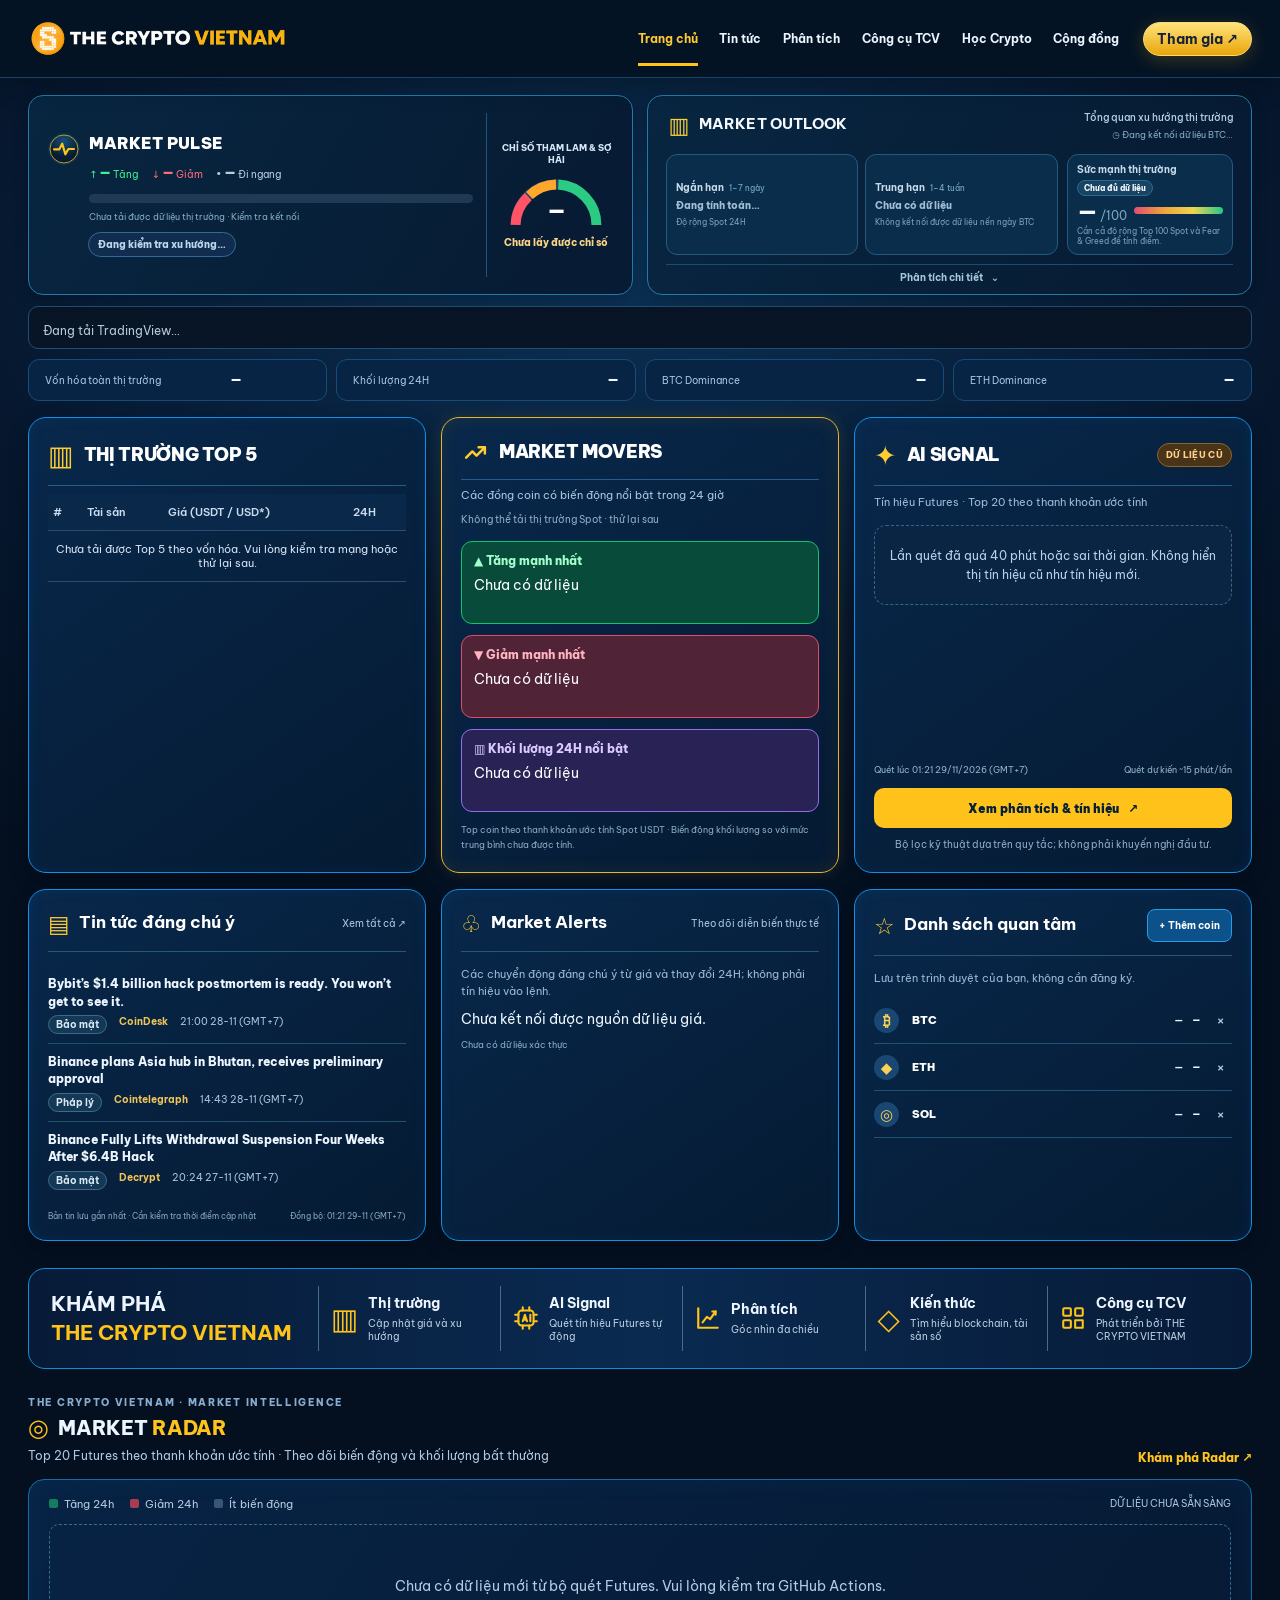
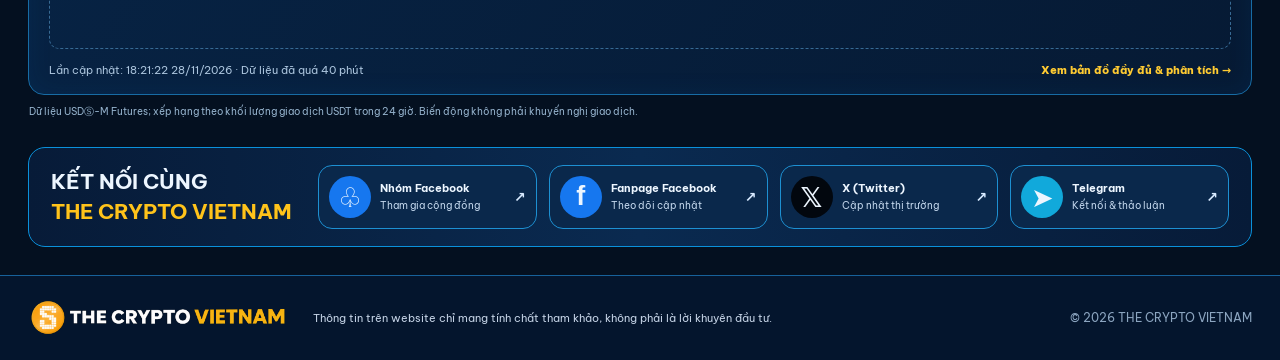
<file: index.html>
<!doctype html><html lang="vi"><head><meta charset="utf-8"><meta name="viewport" content="width=device-width,initial-scale=1"><meta name="theme-color" content="#06152b"><meta name="description" content="THE CRYPTO VIETNAM – Bảng điều khiển thị trường tài sản số: Market Pulse, Top 5, Market Movers, AI Signal, Market Radar."><title>THE CRYPTO VIETNAM | Crypto Market Dashboard</title><link rel="icon" href="logo.png"><link rel="preconnect" href="https://fonts.googleapis.com"><link rel="preconnect" href="https://fonts.gstatic.com" crossorigin><link href="https://fonts.googleapis.com/css2?family=Be+Vietnam+Pro:wght@400;500;600;700;800;900&display=swap" rel="stylesheet"><link rel="stylesheet" href="style.css"><link rel="stylesheet" href="dashboard.css"></head><body class="dashboard-home">
<header class="site-header"><div class="shell header-inner"><a class="brand" href="#trang-chu" aria-label="THE CRYPTO VIETNAM"><img src="logo.png" alt="Logo THE CRYPTO VIETNAM"></a><button class="menu-toggle" aria-expanded="false" aria-controls="nav">☰ <span class="sr-only">Mở menu</span></button><nav id="nav" class="nav" aria-label="Điều hướng chính"><a class="active" href="#trang-chu">Trang chủ</a><a href="tin-tuc.html">Tin tức</a><a href="phan-tich.html">Phân tích</a><a href="tien-ich.html">Công cụ TCV</a><a href="kien-thuc.html">Học Crypto</a><a href="#cong-dong">Cộng đồng</a></nav><a class="header-join" href="https://www.facebook.com/groups/thecryptovietnam" target="_blank" rel="noopener noreferrer">Tham gia ↗</a></div></header>
<main id="trang-chu">
<div class="shell tcv-dual-tools" aria-label="TCV Market Pulse và TCV Market Outlook">
<section class="dash-hero" aria-label="Trạng thái thị trường">
  <div class="dash-hero-pulse"><div class="strip-heading tcv-pulse" aria-label="TCV Market Pulse - độ rộng thị trường Top 100 Spot">
  <span class="tcv-pulse-icon" aria-hidden="true"><svg viewBox="0 0 48 48" fill="none" xmlns="http://www.w3.org/2000/svg"><circle cx="24" cy="24" r="21" fill="url(#pulseBg)" stroke="#d3a225" stroke-width="1.4"/><path d="M9 24.5h8l4.3-8.5 4.8 16 4.4-8h8.5" stroke="#ffc31a" stroke-width="3.2" stroke-linecap="round" stroke-linejoin="round"/><defs><radialGradient id="pulseBg" cx="0" cy="0" r="1" gradientUnits="userSpaceOnUse" gradientTransform="translate(24 12) rotate(90) scale(25)"><stop stop-color="#154f7a"/><stop offset="1" stop-color="#071b31"/></radialGradient></defs></svg></span>
  <div class="tcv-pulse-content">
    <div class="tcv-pulse-name">MARKET PULSE</div>
    
    <div class="tcv-pulse-numbers" aria-live="polite">
      <span class="tcv-pulse-up">↑ <b id="tcv-pulse-up">—</b> Tăng</span>
      <span class="tcv-pulse-down">↓ <b id="tcv-pulse-down">—</b> Giảm</span>
      <span class="tcv-pulse-flat">• <b id="tcv-pulse-flat">—</b> Đi ngang</span>
    </div>
    <div class="tcv-pulse-bar" role="img" aria-label="Chưa có dữ liệu độ rộng thị trường" id="tcv-pulse-bar"><i id="tcv-pulse-up-bar"></i><i id="tcv-pulse-down-bar"></i><i id="tcv-pulse-flat-bar"></i></div>
    <span id="tcv-pulse-status" class="tcv-pulse-status" role="status">Đang tải dữ liệu…</span>
  </div>
</div><div class="dash-market-feel" id="dash-market-feel">Đang kiểm tra xu hướng…</div></div>
  <div class="dash-fng"><span class="dash-kicker">CHỈ SỐ THAM LAM &amp; SỢ HÃI</span><div class="dash-gauge"><svg viewBox="0 0 180 100" role="img" aria-label="Thang đo Fear and Greed"><path d="M 20 88 A 70 70 0 0 1 160 88" fill="none" stroke="#29425f" stroke-width="17"/><path d="M 20 88 A 70 70 0 0 1 42 39" fill="none" stroke="#ff5466" stroke-width="17"/><path d="M 44 37 A 70 70 0 0 1 90 18" fill="none" stroke="#ffa72c" stroke-width="17"/><path d="M 94 18 A 70 70 0 0 1 160 88" fill="none" stroke="#2bcb83" stroke-width="17"/></svg><div class="dash-gauge-value" id="dash-fng-value">—</div></div><span id="dash-fng-label" class="dash-fng-label">Đang tải chỉ số</span></div>
  
</section>

<section class="outlook outlook-compact" id="tcv-market-outlook" aria-label="TCV Market Outlook">
  <div class="outlook-header">
    <div class="outlook-heading"><span class="outlook-brand-icon" aria-hidden="true">▥</span><div><h2>MARKET OUTLOOK</h2></div></div>
    <div class="outlook-meta"><span class="outlook-meta-label">Tổng quan xu hướng thị trường</span><span class="outlook-updated" id="outlook-updated" role="status">Đang cập nhật dữ liệu…</span></div>
  </div>
  <div class="outlook-primary">
    <div class="outlook-directions">
      <div class="outlook-trend"><div class="outlook-trend-copy"><span class="outlook-horizon">Ngắn hạn <small>1–7 ngày</small></span><strong id="outlook-short" class="outlook-wait">Đang tính toán…</strong><small id="outlook-short-context">Độ rộng Spot 24H</small></div><svg id="outlook-spark-short" class="outlook-spark" viewBox="0 0 180 75" aria-label="Biểu đồ 7 ngày BTC" role="img"><path d="M5 56 L175 56" stroke="#315675" stroke-dasharray="3 5" fill="none" /></svg></div>
      <div class="outlook-trend"><div class="outlook-trend-copy"><span class="outlook-horizon">Trung hạn <small>1–4 tuần</small></span><strong id="outlook-medium" class="outlook-wait">Đang tính toán…</strong><small id="outlook-medium-context">SMA 7/21 · BTC 21 ngày</small></div><svg id="outlook-spark-medium" class="outlook-spark" viewBox="0 0 180 75" aria-label="Biểu đồ 30 ngày BTC" role="img"><path d="M5 56 L175 56" stroke="#315675" stroke-dasharray="3 5" fill="none" /></svg></div>
    </div>
    <div class="outlook-strength"><div class="outlook-strength-head"><h3>Sức mạnh thị trường</h3><div id="outlook-score-label" class="outlook-score-label">Chưa đủ dữ liệu</div></div><div class="outlook-strength-meter"><div class="outlook-score-reading"><strong id="outlook-score">—</strong><span>/100</span></div><div class="outlook-score-track" aria-hidden="true"><i></i></div></div><p id="outlook-score-description">Độ rộng Top 100 Spot kết hợp Fear &amp; Greed.</p></div>
  </div>
  <details class="outlook-details">
    <summary>Phân tích chi tiết <span aria-hidden="true">⌄</span></summary>
    <div class="outlook-insights">
      <div class="outlook-insight"><h3>Nhận định nhanh</h3><p id="outlook-commentary">Đang kiểm tra dữ liệu thị trường để tạo nhận định dựa trên quy tắc định sẵn.</p><small>Đánh giá định lượng, không phải dự đoán giá.</small></div>
      <div class="outlook-insight"><h3>Biên độ BTC tham khảo</h3><div class="outlook-scenario outlook-up"><span>Đỉnh 20 phiên gần nhất</span><strong id="outlook-high">—</strong></div><div class="outlook-scenario outlook-down"><span>Đáy 20 phiên gần nhất</span><strong id="outlook-low">—</strong></div><small>Các mốc cao/thấp lịch sử; không phải mục tiêu hay dự báo.</small></div>
    </div>
    <p class="outlook-note">Nguồn: Binance Spot (giá &amp; nến ngày), Alternative.me (Fear &amp; Greed). Chỉ để tham khảo, không phải khuyến nghị đầu tư.</p>
  </details>
</section>
</div><!-- /tcv-dual-tools -->
<section class="shell tcv-tradingview-ticker" aria-label="Thanh giá coin TradingView chạy ngang từ phải sang trái">
  <div class="tcv-tradingview-frame">
    <tv-ticker-tape id="tcv-tv-ticker"
      symbols="BINANCE:BTCUSDT,BINANCE:ETHUSDT,BINANCE:BNBUSDT,BINANCE:SOLUSDT,BINANCE:XRPUSDT,BINANCE:DOGEUSDT,BINANCE:ADAUSDT,BINANCE:AVAXUSDT,BINANCE:LINKUSDT,BINANCE:TRXUSDT,BINANCE:DOTUSDT,BINANCE:LTCUSDT,BINANCE:BCHUSDT,BINANCE:SUIUSDT,BINANCE:APTUSDT,BINANCE:NEARUSDT,BINANCE:UNIUSDT,BINANCE:ATOMUSDT,BINANCE:ETCUSDT,BINANCE:FILUSDT"
      direction="horizontal"
      item-size="compact"
      theme="dark"
      style="display:block;width:100%;min-height:0;height:48px">
      <span class="tcv-tv-loading" id="tcv-tv-loading">Đang tải TradingView…</span>
    </tv-ticker-tape>
    <div class="tcv-tv-no-links" aria-hidden="true"></div>
  </div>
</section>
<script type="module" src="https://widgets.tradingview-widget.com/w/en/tv-ticker-tape.js" onerror="window.tcvTVFailed?.()"></script>
<script src="tcv-tradingview-status.js" defer></script>
<section class="shell dash-stats" aria-label="Số liệu tổng quan thị trường"><span id="updated" class="sr-only">Đang cập nhật…</span><div><span>Vốn hóa toàn thị trường</span><strong id="market-cap">—</strong><small id="market-change"></small></div><div><span>Khối lượng 24H</span><strong id="market-volume">—</strong></div><div><span>BTC Dominance</span><strong id="btc-dom">—</strong></div><div><span>ETH Dominance</span><strong id="eth-dom">—</strong></div></section>
<section class="shell dash-main-grid" aria-label="Bảng điều khiển thị trường">
<article class="panel market-panel dash-card"><div class="panel-title"><span class="title-icon">▥</span><h2>THỊ TRƯỜNG TOP 5</h2></div><div class="table-wrap"><table><thead><tr><th>#</th><th>Tài sản</th><th>Giá (USDT / USD*)</th><th>24H</th></tr></thead><tbody id="coin-rows"><tr><td colspan="4" class="loading">Đang tải dữ liệu thị trường…</td></tr></tbody></table></div><div class="panel-bottom"><small id="live-status" role="status" aria-live="polite">Binance: đang kết nối…</small></div></article>
<article class="panel dash-card dash-movers" id="tcv-market-movers"><div class="panel-title"><span class="title-icon tcv-movers-icon" aria-hidden="true"><svg viewBox="0 0 24 24" width="25" height="25" fill="none" stroke="currentColor" stroke-width="2.4" stroke-linecap="round" stroke-linejoin="round" focusable="false"><polyline points="3 17 9 11 13 15 21 7"/><polyline points="15 7 21 7 21 13"/></svg></span><h2>MARKET MOVERS</h2></div><p class="dash-subtitle">Các đồng coin có biến động nổi bật trong 24 giờ</p><div id="dash-movers-status" class="dash-card-status" role="status">Đang tải dữ liệu Spot…</div><div class="dash-mover-block dash-mover-up"><h3>▲ Tăng mạnh nhất</h3><div id="dash-movers-up" class="dash-mover-entries">Đang tải…</div></div><div class="dash-mover-block dash-mover-down"><h3>▼ Giảm mạnh nhất</h3><div id="dash-movers-down" class="dash-mover-entries">Đang tải…</div></div><div class="dash-mover-block dash-mover-volume"><h3>▥ Khối lượng 24H nổi bật</h3><div id="dash-movers-volume" class="dash-mover-entries">Đang tải…</div></div><p class="dash-method">Top coin theo thanh khoản ước tính Spot USDT · Biến động khối lượng so với mức trung bình chưa được tính.</p></article>
<article class="panel topics-panel tcv-mini dash-card" id="tcv-ai-signal" aria-label="Tín hiệu Futures TCV AI Signal">
  <div class="panel-title tcv-mini-title"><span class="title-icon">✦</span><h2>AI SIGNAL</h2><span id="mini-state" class="mini-state" role="status">ĐANG KIỂM TRA</span></div>
  <p class="mini-intro">Tín hiệu Futures · Top 20 theo thanh khoản ước tính</p>
  <div id="mini-signals" class="mini-signals" aria-live="polite"><div class="mini-placeholder">Đang kiểm tra dữ liệu từ lần quét gần nhất…</div></div>
  <div class="mini-footer"><span id="mini-updated">Chưa có dữ liệu xác thực</span><span class="mini-interval">Quét dự kiến ~15 phút/lần</span></div>
  <a class="mini-link" href="ai-signal/">Xem phân tích &amp; tín hiệu <span aria-hidden="true">↗</span></a>
  <p class="mini-risk">Bộ lọc kỹ thuật dựa trên quy tắc; không phải khuyến nghị đầu tư.</p>
</article>
</section>
<section class="shell dash-secondary-grid" aria-label="Thông tin hữu ích">
 <article class="dash-card dash-bottom-card tcv-news-card" id="tin-tuc">
  <div class="dash-bottom-head"><h2><span aria-hidden="true">▤</span> Tin tức đáng chú ý</h2><a href="tin-tuc.html">Xem tất cả ↗</a></div>
  <div class="tcv-news-list" data-tcv-news-list data-limit="3" aria-live="polite"><p class="tcv-news-empty">Đang tải bản tin mới…</p></div>
  <div class="tcv-news-footer"><small data-tcv-news-status>Tin chọn lọc từ RSS</small><small data-tcv-news-updated></small></div>
</article>
 <article class="dash-card dash-bottom-card" id="tcv-market-alerts"><div class="dash-bottom-head"><h2><span>♧</span> Market Alerts</h2><small>Theo dõi diễn biến thực tế</small></div><p class="dash-alert-intro">Các chuyển động đáng chú ý từ giá và thay đổi 24H; không phải tín hiệu vào lệnh.</p><div id="dash-alert-list" class="dash-alert-list" role="status"><p>Đang kiểm tra biến động thị trường…</p></div><small class="dash-card-foot" id="dash-alert-update">Chưa có dữ liệu xác thực</small></article>
 <article class="dash-card dash-bottom-card" id="tcv-watchlist"><div class="dash-bottom-head"><h2><span>☆</span> Danh sách quan tâm</h2><button type="button" id="dash-watch-add" class="dash-add">+ Thêm coin</button></div><p class="dash-watch-tip">Lưu trên trình duyệt của bạn, không cần đăng ký.</p><div id="dash-watch-list" class="dash-watch-list"><p>Đang tải giá…</p></div><div class="dash-watch-select" id="dash-watch-select" hidden><label for="dash-watch-symbol">Chọn coin</label><select id="dash-watch-symbol"><option value="BTC">BTC</option><option value="ETH">ETH</option><option value="SOL">SOL</option><option value="BNB">BNB</option><option value="XRP">XRP</option><option value="ADA">ADA</option><option value="DOGE">DOGE</option><option value="LINK">LINK</option><option value="AVAX">AVAX</option><option value="TRX">TRX</option></select><button type="button" id="dash-watch-save">Lưu</button></div></article>
</section>
<section class="shell explore" id="kien-thuc"><h2>KHÁM PHÁ <span>THE CRYPTO VIETNAM</span></h2><div class="explore-links"><a href="thi-truong.html"><span>▥</span><div><strong>Thị trường</strong><small>Cập nhật giá và xu hướng</small></div></a><a href="ai-signal/"><span aria-hidden="true"><svg xmlns="http://www.w3.org/2000/svg" width="26" height="26" viewBox="0 0 24 24" fill="none" stroke="currentColor" stroke-width="1.9" stroke-linecap="round" stroke-linejoin="round" style="display:block"><rect x="5" y="5" width="14" height="14" rx="3"/><path d="M9 2v3m6-3v3M9 19v3m6-3v3M2 9h3m-3 6h3m14-6h3m-3 6h3"/><path d="m9 15 2-6 2 6m-3.4-1.5h2.8M16 9v6"/></svg></span><div><strong>AI Signal</strong><small>Quét tín hiệu Futures tự động</small></div></a><a href="phan-tich.html"><span aria-hidden="true"><svg xmlns="http://www.w3.org/2000/svg" width="26" height="26" viewBox="0 0 24 24" fill="none" stroke="currentColor" stroke-width="2" stroke-linecap="round" stroke-linejoin="round" style="display:block"><path d="M3 3v18h18"/><path d="m7 16 4-5 3 2 5-7"/><path d="M16 6h3v3"/></svg></span><div><strong>Phân tích</strong><small>Góc nhìn đa chiều</small></div></a><a href="kien-thuc.html"><span>◇</span><div><strong>Kiến thức</strong><small>Tìm hiểu blockchain, tài sản số</small></div></a><a href="tien-ich.html"><span aria-hidden="true"><svg xmlns="http://www.w3.org/2000/svg" width="26" height="26" viewBox="0 0 24 24" fill="none" stroke="currentColor" stroke-width="1.9" stroke-linecap="round" stroke-linejoin="round" style="display:block"><rect x="3" y="3" width="7" height="7" rx="1"/><rect x="14" y="3" width="7" height="7" rx="1"/><rect x="3" y="14" width="7" height="7" rx="1"/><path d="M14 14h7v7h-7z"/></svg></span><div><strong>Công cụ TCV</strong><small>Phát triển bởi THE CRYPTO VIETNAM</small></div></a></div></section><section class="shell radar-section" id="tcv-market-radar" aria-labelledby="radar-title">
  <div class="radar-heading"><div><div class="radar-eyebrow">THE CRYPTO VIETNAM · MARKET INTELLIGENCE</div><h2 id="radar-title"><span class="radar-symbol" aria-hidden="true">◎</span> MARKET <span>RADAR</span></h2><p>Top 20 Futures theo thanh khoản ước tính · Theo dõi biến động và khối lượng bất thường</p></div><a class="radar-view-link" href="market-radar/">Khám phá Radar <span aria-hidden="true">↗</span></a></div>
  <div class="radar-container">
    <div class="radar-toolbar"><div class="radar-legend"><span><i class="radar-dot radar-dot-up"></i> Tăng 24h</span><span><i class="radar-dot radar-dot-down"></i> Giảm 24h</span><span><i class="radar-dot radar-dot-flat"></i> Ít biến động</span></div><span id="radar-home-status" class="radar-status" role="status">Đang kiểm tra dữ liệu…</span></div>
    <div class="radar-grid" id="radar-home-grid" aria-live="polite"><div class="radar-empty">Chưa có dữ liệu Radar được xác thực.</div></div>
    <div class="radar-bottom"><span id="radar-home-updated">Chờ lần quét Futures đầu tiên · Lịch quét khoảng 15 phút</span><a href="market-radar/">Xem bản đồ đầy đủ &amp; phân tích <span aria-hidden="true">→</span></a></div>
  </div>
  <p class="radar-disclaimer">Dữ liệu USDⓈ-M Futures; xếp hạng theo khối lượng giao dịch USDT trong 24 giờ. Biến động không phải khuyến nghị giao dịch.</p>
</section><section class="shell socials" id="cong-dong"><h2>KẾT NỐI CÙNG <span>THE CRYPTO VIETNAM</span></h2><div class="social-grid"><a href="https://www.facebook.com/groups/thecryptovietnam" target="_blank" rel="noopener noreferrer"><span class="social-icon">♧</span><div><strong>Nhóm Facebook</strong><small>Tham gia cộng đồng</small></div><b>↗</b></a><a href="https://www.facebook.com/thecryptovietnam" target="_blank" rel="noopener noreferrer"><span class="social-icon facebook">f</span><div><strong>Fanpage Facebook</strong><small>Theo dõi cập nhật</small></div><b>↗</b></a><a href="https://x.com/thecryptovn" target="_blank" rel="noopener noreferrer"><span class="social-icon x">𝕏</span><div><strong>X (Twitter)</strong><small>Cập nhật thị trường</small></div><b>↗</b></a><a href="https://t.me/thecryptovietnam" target="_blank" rel="noopener noreferrer"><span class="social-icon telegram">➤</span><div><strong>Telegram</strong><small>Kết nối & thảo luận</small></div><b>↗</b></a></div></section></main>
<footer class="footer"><div class="shell footer-inner"><img src="logo.png" alt="THE CRYPTO VIETNAM"><p>Thông tin trên website chỉ mang tính chất tham khảo, không phải là lời khuyên đầu tư.</p><small>© <span id="year"></span> THE CRYPTO VIETNAM</small></div></footer><script src="app.js" defer></script><script src="live-prices.js" defer></script><script src="tcv-market-pulse.js" defer></script><script src="tcv-mini-signal.js" defer></script><script src="market-radar/radar.js" defer></script><script src="dashboard.js" defer></script><script src="news/news.js" defer></script><script src="market-outlook.js" defer></script></body></html>
</file>
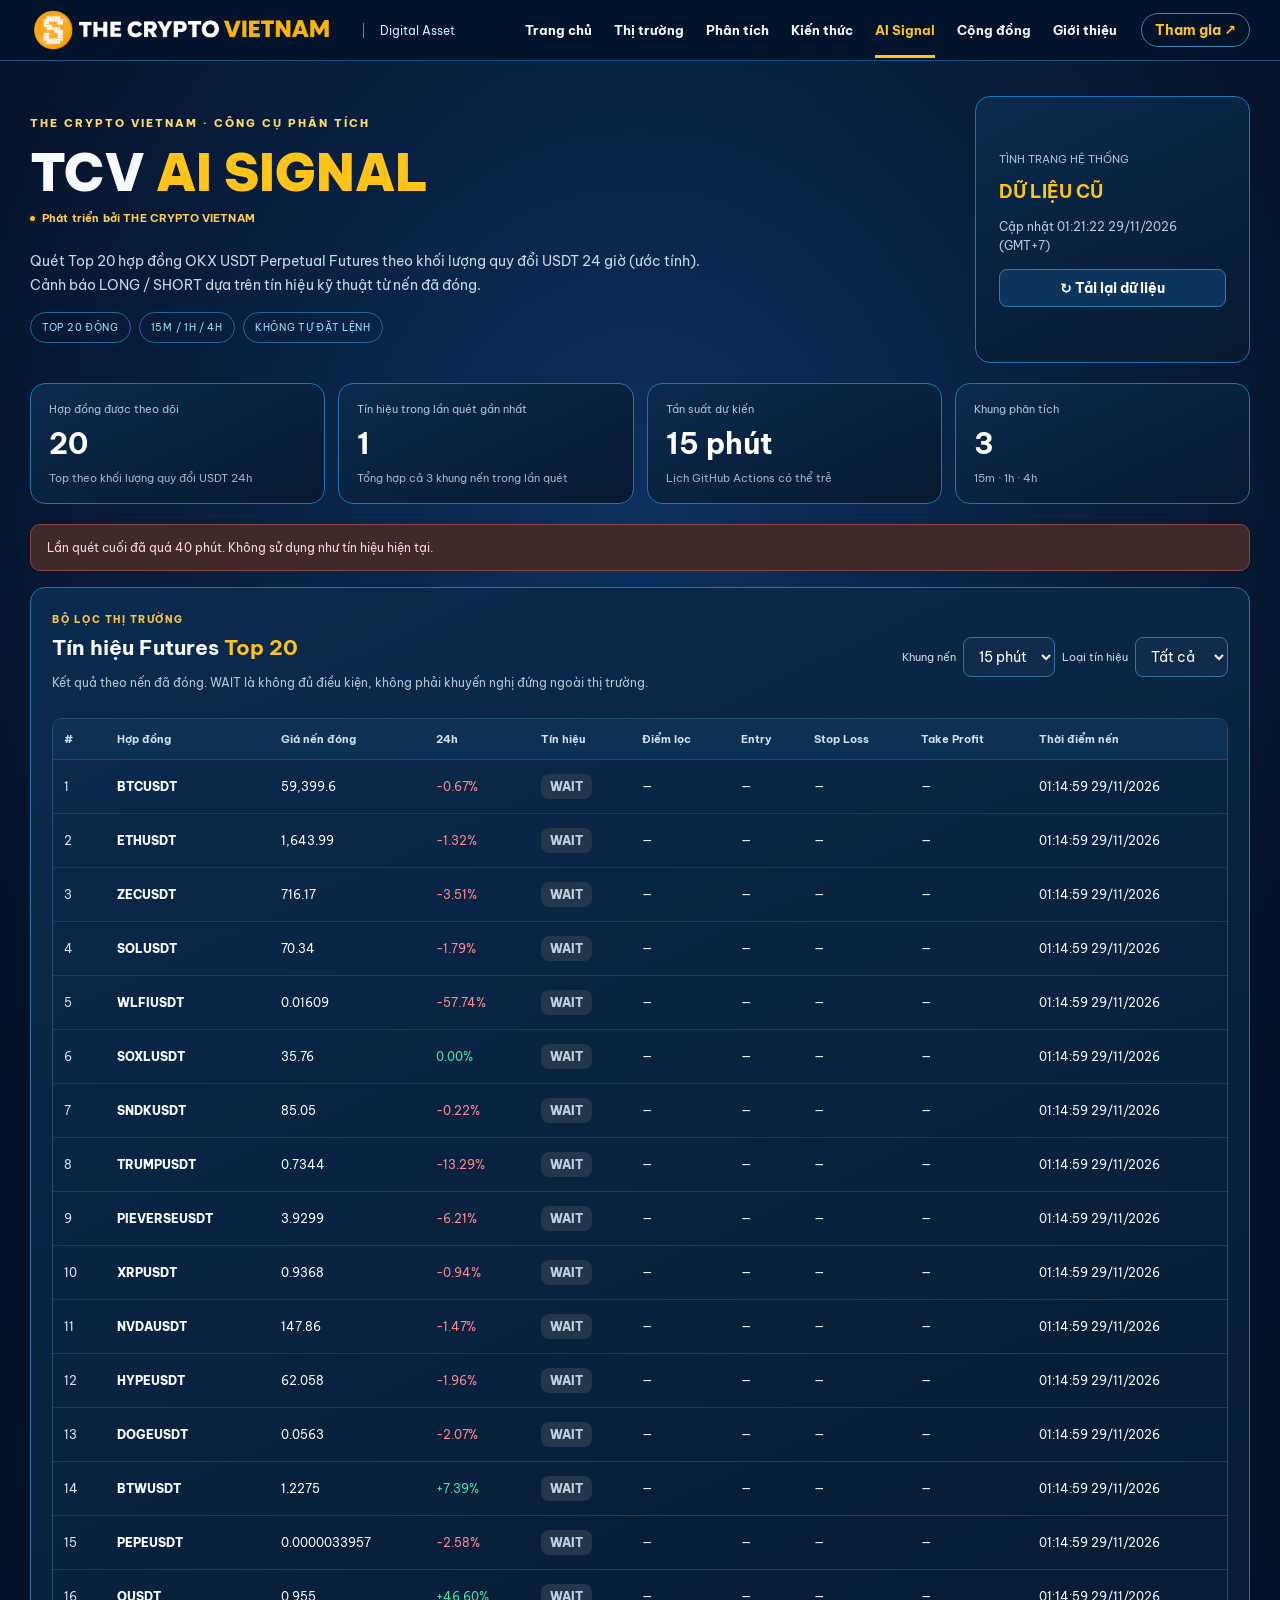
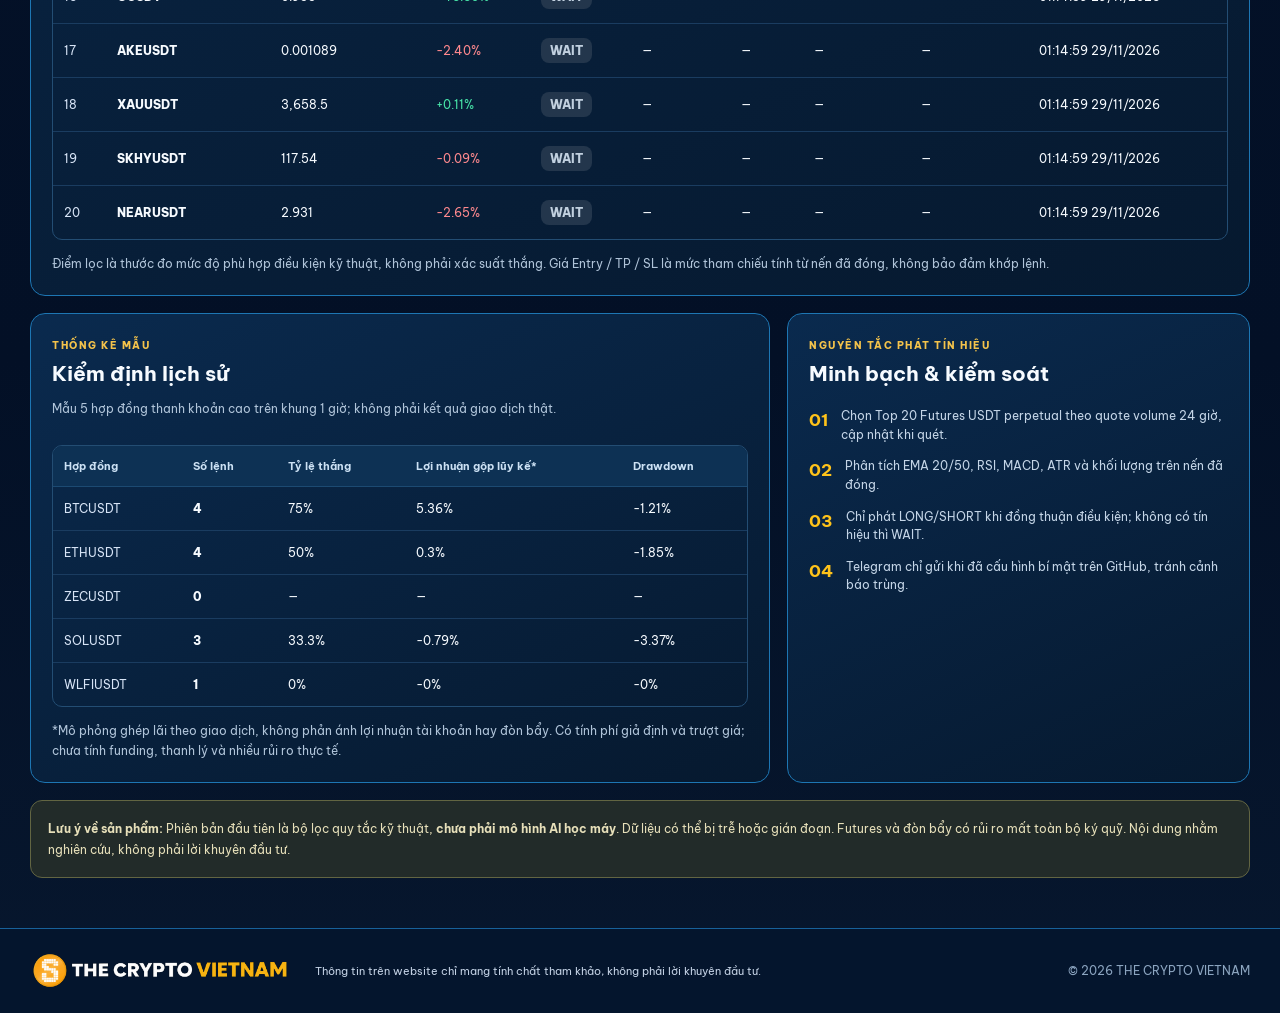
<file: ai-signal/index.html>
<!doctype html><html lang="vi"><head><meta charset="utf-8"><meta name="viewport" content="width=device-width,initial-scale=1"><meta name="theme-color" content="#06152b"><meta name="description" content="TCV AI Signal — Bộ lọc tín hiệu OKX Futures tự động thuộc THE CRYPTO VIETNAM"><title>AI Signal | THE CRYPTO VIETNAM</title><link rel="icon" href="../logo.png"><link rel="preconnect" href="https://fonts.googleapis.com"><link rel="preconnect" href="https://fonts.gstatic.com" crossorigin><link href="https://fonts.googleapis.com/css2?family=Be+Vietnam+Pro:wght@400;500;600;700;800;900&display=swap" rel="stylesheet"><link rel="stylesheet" href="../style.css"><link rel="stylesheet" href="signal.css"></head><body>
<header class="site-header"><div class="shell header-inner"><a class="brand" href="../index.html" aria-label="THE CRYPTO VIETNAM"><img src="../logo.png" alt="Logo THE CRYPTO VIETNAM"><span>Digital Asset</span></a><button class="menu-toggle" aria-expanded="false" aria-controls="nav">☰ <span class="sr-only">Mở menu</span></button><nav id="nav" class="nav" aria-label="Điều hướng chính"><a href="../index.html">Trang chủ</a><a href="../thi-truong.html">Thị trường</a><a href="../phan-tich.html">Phân tích</a><a href="../kien-thuc.html">Kiến thức</a><a class="active" href="./">AI Signal</a><a href="../index.html#cong-dong">Cộng đồng</a><a href="../index.html#gioi-thieu">Giới thiệu</a></nav><a class="header-join" href="https://www.facebook.com/groups/thecryptovietnam" target="_blank" rel="noopener noreferrer">Tham gia ↗</a></div></header>
<main class="shell signal-main"><section class="signal-hero"><div><div class="eyebrow">THE CRYPTO VIETNAM · CÔNG CỤ PHÂN TÍCH</div><h1>TCV <em>AI SIGNAL</em></h1><div class="tcv-built-by">Phát triển bởi THE CRYPTO VIETNAM</div><p>Quét Top 20 hợp đồng OKX USDT Perpetual Futures theo khối lượng quy đổi USDT 24 giờ (ước tính). Cảnh báo LONG / SHORT dựa trên tín hiệu kỹ thuật từ nến đã đóng.</p><div class="signal-pills"><span>TOP 20 ĐỘNG</span><span>15M / 1H / 4H</span><span>KHÔNG TỰ ĐẶT LỆNH</span></div></div><div class="signal-hero-state"><small>TÌNH TRẠNG HỆ THỐNG</small><strong id="status">ĐANG KIỂM TRA</strong><span id="lastUpdated">Chưa có dữ liệu quét</span><button id="refresh" type="button">↻ Tải lại dữ liệu</button></div></section>
<section class="signal-stats"><article><small>Hợp đồng được theo dõi</small><strong id="coins">—</strong><span>Top theo khối lượng quy đổi USDT 24h</span></article><article><small>Tín hiệu trong lần quét gần nhất</small><strong id="active">—</strong><span id="activeNote">Chờ dữ liệu thực tế</span></article><article><small>Tần suất dự kiến</small><strong>15 phút</strong><span>Lịch GitHub Actions có thể trễ</span></article><article><small>Khung phân tích</small><strong>3</strong><span>15m · 1h · 4h</span></article></section>
<div id="warning" class="signal-warning" role="status" aria-live="polite">Chưa có dữ liệu thực. Cần chạy GitHub Actions thành công lần đầu.</div>
<section class="signal-panel"><div class="signal-panel-head"><div><span class="signal-kicker">BỘ LỌC THỊ TRƯỜNG</span><h2>Tín hiệu Futures <span>Top 20</span></h2><p>Kết quả theo nến đã đóng. WAIT là không đủ điều kiện, không phải khuyến nghị đứng ngoài thị trường.</p></div><div class="signal-controls"><label for="interval">Khung nến</label><select id="interval"><option value="15m">15 phút</option><option value="1h">1 giờ</option><option value="4h">4 giờ</option></select><label for="filter">Loại tín hiệu</label><select id="filter"><option value="ALL">Tất cả</option><option value="LONG">LONG</option><option value="SHORT">SHORT</option><option value="WAIT">WAIT</option></select></div></div><div class="signal-table-wrap"><table class="signal-table"><thead><tr><th>#</th><th>Hợp đồng</th><th>Giá nến đóng</th><th>24h</th><th>Tín hiệu</th><th>Điểm lọc</th><th>Entry</th><th>Stop Loss</th><th>Take Profit</th><th>Thời điểm nến</th></tr></thead><tbody id="signals"><tr><td colspan="10" class="signal-empty">Chưa có dữ liệu thực để hiển thị.</td></tr></tbody></table></div><p class="signal-footnote">Điểm lọc là thước đo mức độ phù hợp điều kiện kỹ thuật, không phải xác suất thắng. Giá Entry / TP / SL là mức tham chiếu tính từ nến đã đóng, không bảo đảm khớp lệnh.</p></section>
<section class="signal-lower"><article class="signal-panel"><div class="signal-panel-head"><div><span class="signal-kicker">THỐNG KÊ MẪU</span><h2>Kiểm định lịch sử</h2><p>Mẫu 5 hợp đồng thanh khoản cao trên khung 1 giờ; không phải kết quả giao dịch thật.</p></div></div><div class="signal-table-wrap"><table class="signal-table"><thead><tr><th>Hợp đồng</th><th>Số lệnh</th><th>Tỷ lệ thắng</th><th>Lợi nhuận gộp lũy kế*</th><th>Drawdown</th></tr></thead><tbody id="backtests"><tr><td colspan="5" class="signal-empty">Chưa có dữ liệu kiểm định.</td></tr></tbody></table></div><p class="signal-footnote">*Mô phỏng ghép lãi theo giao dịch, không phản ánh lợi nhuận tài khoản hay đòn bẩy. Có tính phí giả định và trượt giá; chưa tính funding, thanh lý và nhiều rủi ro thực tế.</p></article><article class="signal-panel"><span class="signal-kicker">NGUYÊN TẮC PHÁT TÍN HIỆU</span><h2>Minh bạch &amp; kiểm soát</h2><div class="signal-explain"><div><b>01</b><span>Chọn Top 20 Futures USDT perpetual theo quote volume 24 giờ, cập nhật khi quét.</span></div><div><b>02</b><span>Phân tích EMA 20/50, RSI, MACD, ATR và khối lượng trên nến đã đóng.</span></div><div><b>03</b><span>Chỉ phát LONG/SHORT khi đồng thuận điều kiện; không có tín hiệu thì WAIT.</span></div><div><b>04</b><span>Telegram chỉ gửi khi đã cấu hình bí mật trên GitHub, tránh cảnh báo trùng.</span></div></div></article></section>
<section class="signal-disclaimer"><strong>Lưu ý về sản phẩm:</strong> Phiên bản đầu tiên là bộ lọc quy tắc kỹ thuật, <strong>chưa phải mô hình AI học máy</strong>. Dữ liệu có thể bị trễ hoặc gián đoạn. Futures và đòn bẩy có rủi ro mất toàn bộ ký quỹ. Nội dung nhằm nghiên cứu, không phải lời khuyên đầu tư.</section></main>
<footer class="footer"><div class="shell footer-inner"><img src="../logo.png" alt="THE CRYPTO VIETNAM"><p>Thông tin trên website chỉ mang tính chất tham khảo, không phải lời khuyên đầu tư.</p><small>© <span id="year"></span> THE CRYPTO VIETNAM</small></div></footer><script src="../pages.js" defer></script><script src="signal.js" defer></script></body></html>
</file>
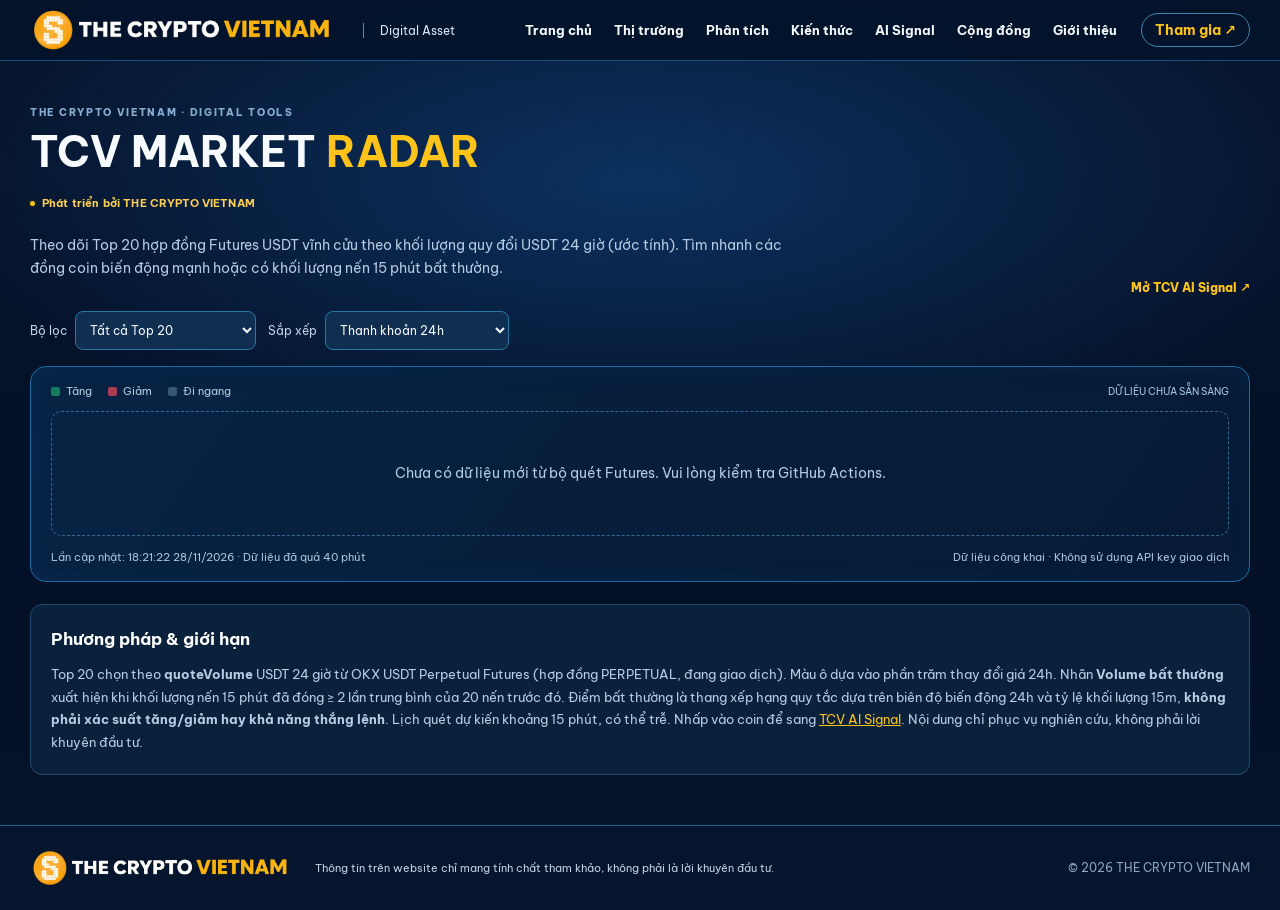
<file: market-radar/index.html>
<!doctype html>
<html lang="vi"><head><meta charset="utf-8"><meta name="viewport" content="width=device-width,initial-scale=1"><meta name="theme-color" content="#06152b"><meta name="description" content="TCV Market Radar - Bản đồ biến động Top 20 OKX USDT Perpetual Futures, bộ lọc khối lượng bất thường."><title>TCV Market Radar | THE CRYPTO VIETNAM</title><link rel="icon" href="../logo.png"><link rel="preconnect" href="https://fonts.googleapis.com"><link rel="preconnect" href="https://fonts.gstatic.com" crossorigin><link href="https://fonts.googleapis.com/css2?family=Be+Vietnam+Pro:wght@400;500;600;700;800;900&display=swap" rel="stylesheet"><link rel="stylesheet" href="../style.css"><style>
.radar-page-shell{padding-top:45px;padding-bottom:50px}.radar-page-top{display:flex;justify-content:space-between;align-items:end;gap:16px;flex-wrap:wrap}.radar-page-top h1{font-size:clamp(26px,3.5vw,42px);margin:6px 0 12px}.radar-page-top h1 span{color:#ffc31a}.radar-page-top p{color:#b5cbe4;max-width:770px;line-height:1.7}.radar-options{display:flex;gap:12px;flex-wrap:wrap;margin:16px 0}.radar-options label{font-size:12px;color:#bed2e6;display:flex;align-items:center;gap:8px}.radar-options select{background:#102e4f;color:#f5faff;border:1px solid #2977a5;border-radius:8px;padding:10px;font:inherit}.radar-page .radar-grid{grid-template-columns:repeat(5,minmax(0,1fr))}.radar-page .radar-tile{min-height:125px}.radar-method{border:1px solid #214b70;border-radius:12px;padding:20px;margin-top:22px;background:#09213b;color:#b5cee4;font-size:13px;line-height:1.75}.radar-method h2{color:#fff;font-size:17px;margin:0 0 8px}.radar-method a{color:#ffc31a;text-decoration:underline}@media(max-width:800px){.radar-page .radar-grid{grid-template-columns:repeat(3,minmax(0,1fr))}}@media(max-width:460px){.radar-page .radar-grid{grid-template-columns:repeat(2,minmax(0,1fr))}}
</style></head><body class="radar-page">
<header class="site-header"><div class="shell header-inner"><a class="brand" href="../index.html" aria-label="THE CRYPTO VIETNAM"><img src="../logo.png" alt="Logo THE CRYPTO VIETNAM"><span>Digital Asset</span></a><button class="menu-toggle" aria-expanded="false" aria-controls="nav">☰ <span class="sr-only">Mở menu</span></button><nav id="nav" class="nav" aria-label="Điều hướng chính"><a href="../index.html">Trang chủ</a><a href="../thi-truong.html">Thị trường</a><a href="../phan-tich.html">Phân tích</a><a href="../kien-thuc.html">Kiến thức</a><a href="../ai-signal/">AI Signal</a><a href="../index.html#cong-dong">Cộng đồng</a><a href="../index.html#gioi-thieu">Giới thiệu</a></nav><a class="header-join" href="https://www.facebook.com/groups/thecryptovietnam" target="_blank" rel="noopener noreferrer">Tham gia ↗</a></div></header>
<main class="shell radar-page-shell"><div class="radar-page-top"><div><div class="radar-eyebrow">THE CRYPTO VIETNAM · DIGITAL TOOLS</div><h1>TCV MARKET <span>RADAR</span></h1><div class="tcv-built-by">Phát triển bởi THE CRYPTO VIETNAM</div><p>Theo dõi Top 20 hợp đồng Futures USDT vĩnh cửu theo khối lượng quy đổi USDT 24 giờ (ước tính). Tìm nhanh các đồng coin biến động mạnh hoặc có khối lượng nến 15 phút bất thường.</p></div><a class="radar-view-link" href="../ai-signal/">Mở TCV AI Signal ↗</a></div>
<div class="radar-options"><label for="radar-mode">Bộ lọc <select id="radar-mode"><option value="all">Tất cả Top 20</option><option value="up">Tăng giá 24h</option><option value="down">Giảm giá 24h</option><option value="volume">Volume 15m bất thường</option></select></label><label for="radar-sort">Sắp xếp <select id="radar-sort"><option value="volume">Thanh khoản 24h</option><option value="change">Biến động 24h tuyệt đối</option><option value="anomaly">Điểm bất thường</option></select></label></div>
<div class="radar-container"><div class="radar-toolbar"><div class="radar-legend"><span><i class="radar-dot radar-dot-up"></i> Tăng</span><span><i class="radar-dot radar-dot-down"></i> Giảm</span><span><i class="radar-dot radar-dot-flat"></i> Đi ngang</span></div><span class="radar-status" id="radar-full-status" role="status">Đang kiểm tra dữ liệu…</span></div><div class="radar-grid" id="radar-full-grid" aria-live="polite"><div class="radar-empty">Chưa có dữ liệu Radar được xác thực.</div></div><div class="radar-bottom"><span id="radar-full-updated">Đang kiểm tra lần quét mới nhất…</span><span>Dữ liệu công khai · Không sử dụng API key giao dịch</span></div></div>
<div class="radar-method"><h2>Phương pháp &amp; giới hạn</h2>Top 20 chọn theo <b>quoteVolume</b> USDT 24 giờ từ OKX USDT Perpetual Futures (hợp đồng PERPETUAL, đang giao dịch). Màu ô dựa vào phần trăm thay đổi giá 24h. Nhãn <b>Volume bất thường</b> xuất hiện khi khối lượng nến 15 phút đã đóng ≥ 2 lần trung bình của 20 nến trước đó. Điểm bất thường là thang xếp hạng quy tắc dựa trên biên độ biến động 24h và tỷ lệ khối lượng 15m, <b>không phải xác suất tăng/giảm hay khả năng thắng lệnh</b>. Lịch quét dự kiến khoảng 15 phút, có thể trễ. Nhấp vào coin để sang <a href="../ai-signal/">TCV AI Signal</a>. Nội dung chỉ phục vụ nghiên cứu, không phải lời khuyên đầu tư.</div></main>
<footer class="footer"><div class="shell footer-inner"><img src="../logo.png" alt="THE CRYPTO VIETNAM"><p>Thông tin trên website chỉ mang tính chất tham khảo, không phải là lời khuyên đầu tư.</p><small>© <span id="year"></span> THE CRYPTO VIETNAM</small></div></footer><script src="../app.js" defer></script><script src="radar.js" defer></script></body></html>
</file>
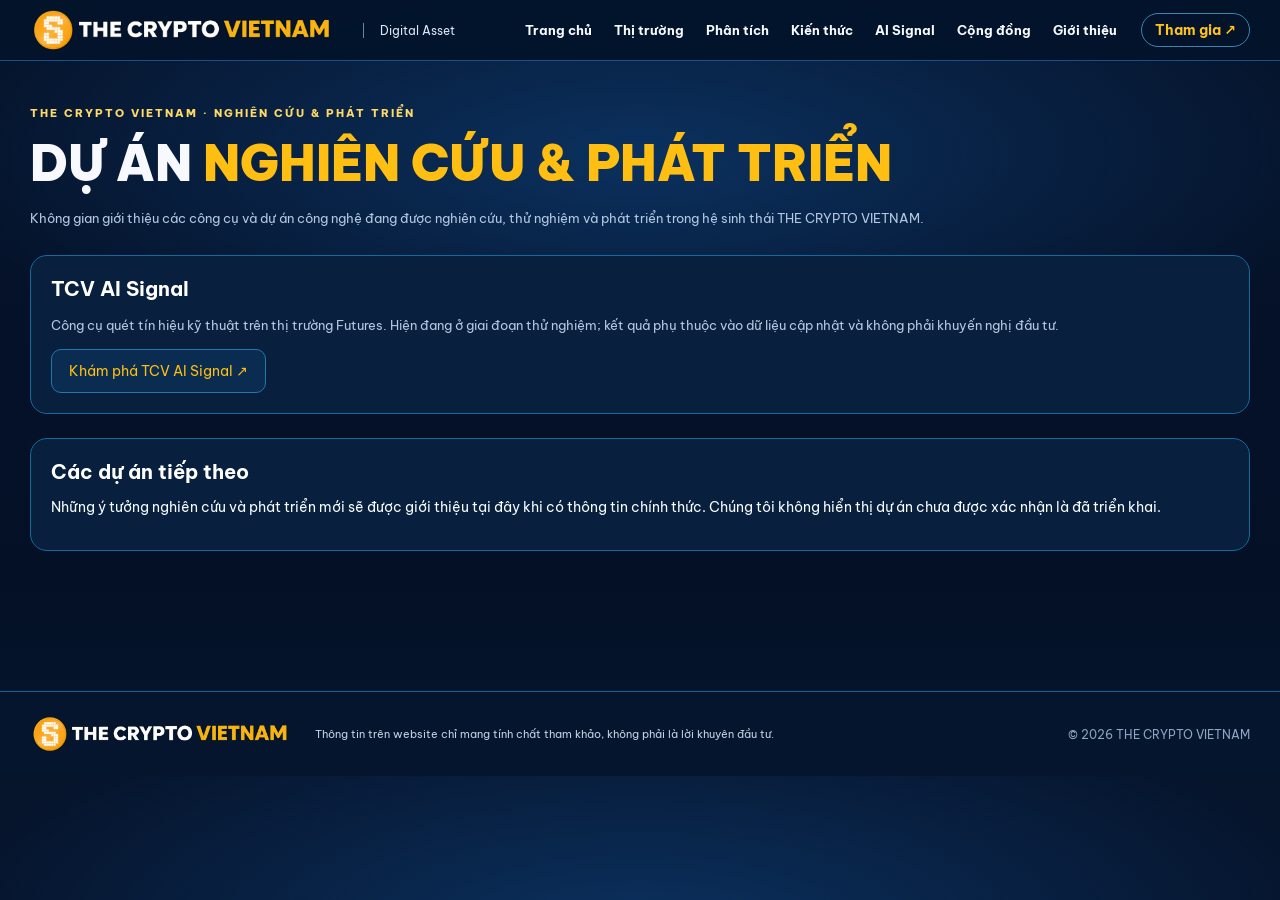
<file: du-an.html>
<!doctype html><html lang="vi"><head><meta charset="utf-8"><meta name="viewport" content="width=device-width,initial-scale=1"><meta name="theme-color" content="#06152b"><meta name="description" content="Các dự án nghiên cứu và phát triển công cụ tài sản số của THE CRYPTO VIETNAM"><link rel="icon" href="logo.png"><link rel="stylesheet" href="style.css"><link rel="preconnect" href="https://fonts.googleapis.com"><link rel="preconnect" href="https://fonts.gstatic.com" crossorigin><link href="https://fonts.googleapis.com/css2?family=Be+Vietnam+Pro:wght@400;500;600;700;800;900&display=swap" rel="stylesheet"><title>Dự án | THE CRYPTO VIETNAM</title></head><body><header class="site-header"><div class="shell header-inner"><a class="brand" href="index.html" aria-label="THE CRYPTO VIETNAM"><img src="logo.png" alt="Logo THE CRYPTO VIETNAM"><span>Digital Asset</span></a><button class="menu-toggle" aria-expanded="false" aria-controls="nav">☰ <span class="sr-only">Mở menu</span></button><nav id="nav" class="nav" aria-label="Điều hướng chính"><a class="" href="index.html">Trang chủ</a><a class="" href="thi-truong.html">Thị trường</a><a href="phan-tich.html">Phân tích</a><a href="kien-thuc.html">Kiến thức</a><a href="ai-signal/">AI Signal</a><a class="" href="index.html#cong-dong">Cộng đồng</a><a class="" href="index.html#gioi-thieu">Giới thiệu</a></nav><a class="header-join" href="https://www.facebook.com/groups/thecryptovietnam" target="_blank" rel="noopener noreferrer">Tham gia ↗</a></div></header><main class="shell detail-page"><div class="detail-heading"><span class="eyebrow">THE CRYPTO VIETNAM · NGHIÊN CỨU &amp; PHÁT TRIỂN</span><h1>DỰ ÁN <em>NGHIÊN CỨU &amp; PHÁT TRIỂN</em></h1><p>Không gian giới thiệu các công cụ và dự án công nghệ đang được nghiên cứu, thử nghiệm và phát triển trong hệ sinh thái THE CRYPTO VIETNAM.</p></div><section class="detail-panel"><h2>TCV AI Signal</h2><p class="detail-note">Công cụ quét tín hiệu kỹ thuật trên thị trường Futures. Hiện đang ở giai đoạn thử nghiệm; kết quả phụ thuộc vào dữ liệu cập nhật và không phải khuyến nghị đầu tư.</p><div class="coin-quick-links"><a href="ai-signal/">Khám phá TCV AI Signal ↗</a></div></section><section class="detail-panel"><h2>Các dự án tiếp theo</h2><p>Những ý tưởng nghiên cứu và phát triển mới sẽ được giới thiệu tại đây khi có thông tin chính thức. Chúng tôi không hiển thị dự án chưa được xác nhận là đã triển khai.</p></section></main><footer class="footer"><div class="shell footer-inner"><img src="logo.png" alt="THE CRYPTO VIETNAM"><p>Thông tin trên website chỉ mang tính chất tham khảo, không phải là lời khuyên đầu tư.</p><small>© <span id="year"></span> THE CRYPTO VIETNAM</small></div></footer><script src="pages.js" defer></script></body></html>
</file>
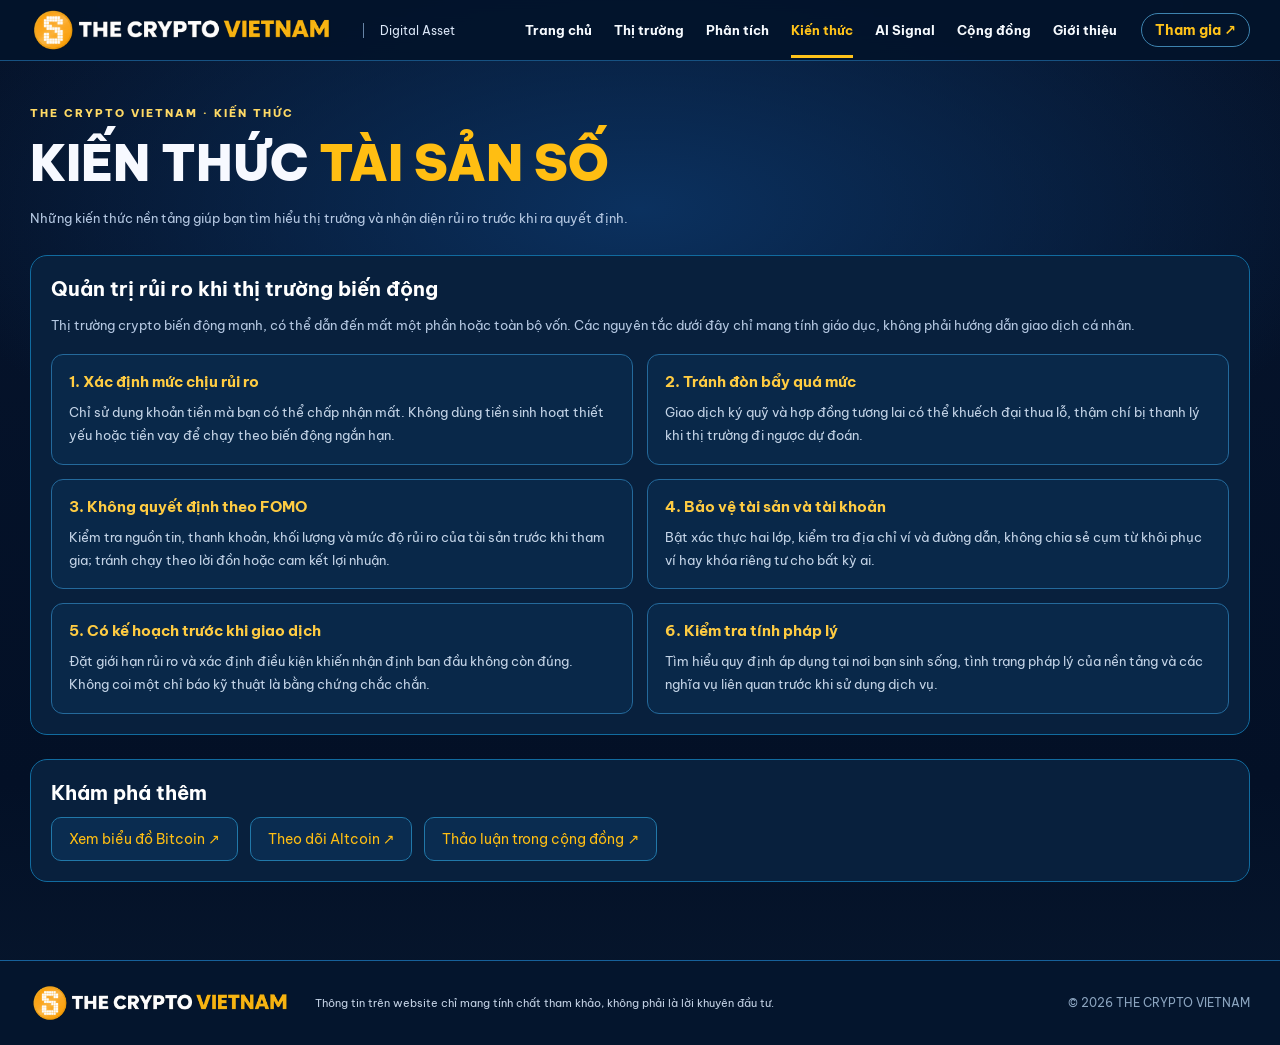
<file: kien-thuc.html>
<!doctype html><html lang="vi"><head><meta charset="utf-8"><meta name="viewport" content="width=device-width,initial-scale=1"><meta name="theme-color" content="#06152b"><meta name="description" content="Theo dõi thị trường tài sản số và biểu đồ TradingView tại THE CRYPTO VIETNAM"><link rel="icon" href="logo.png"><link rel="stylesheet" href="style.css"><link rel="preconnect" href="https://fonts.googleapis.com"><link rel="preconnect" href="https://fonts.gstatic.com" crossorigin><link href="https://fonts.googleapis.com/css2?family=Be+Vietnam+Pro:wght@400;500;600;700;800;900&display=swap" rel="stylesheet"><title>Kiến thức | THE CRYPTO VIETNAM</title></head><body><header class="site-header"><div class="shell header-inner"><a class="brand" href="index.html" aria-label="THE CRYPTO VIETNAM"><img src="logo.png" alt="Logo THE CRYPTO VIETNAM"><span>Digital Asset</span></a><button class="menu-toggle" aria-expanded="false" aria-controls="nav">☰ <span class="sr-only">Mở menu</span></button><nav id="nav" class="nav" aria-label="Điều hướng chính"><a class="" href="index.html">Trang chủ</a><a class="" href="thi-truong.html">Thị trường</a><a href="phan-tich.html">Phân tích</a><a class="active" href="kien-thuc.html">Kiến thức</a><a href="ai-signal/">AI Signal</a><a class="" href="index.html#cong-dong">Cộng đồng</a><a class="" href="index.html#gioi-thieu">Giới thiệu</a></nav><a class="header-join" href="https://www.facebook.com/groups/thecryptovietnam" target="_blank" rel="noopener noreferrer">Tham gia ↗</a></div></header><main class="shell detail-page"><div class="detail-heading"><span class="eyebrow">THE CRYPTO VIETNAM · KIẾN THỨC</span><h1>KIẾN THỨC <em>TÀI SẢN SỐ</em></h1><p>Những kiến thức nền tảng giúp bạn tìm hiểu thị trường và nhận diện rủi ro trước khi ra quyết định.</p></div>
<section class="detail-panel" id="quan-tri-rui-ro"><h2>Quản trị rủi ro khi thị trường biến động</h2><p class="detail-note">Thị trường crypto biến động mạnh, có thể dẫn đến mất một phần hoặc toàn bộ vốn. Các nguyên tắc dưới đây chỉ mang tính giáo dục, không phải hướng dẫn giao dịch cá nhân.</p><div class="knowledge-grid"><article><h3>1. Xác định mức chịu rủi ro</h3><p>Chỉ sử dụng khoản tiền mà bạn có thể chấp nhận mất. Không dùng tiền sinh hoạt thiết yếu hoặc tiền vay để chạy theo biến động ngắn hạn.</p></article><article><h3>2. Tránh đòn bẩy quá mức</h3><p>Giao dịch ký quỹ và hợp đồng tương lai có thể khuếch đại thua lỗ, thậm chí bị thanh lý khi thị trường đi ngược dự đoán.</p></article><article><h3>3. Không quyết định theo FOMO</h3><p>Kiểm tra nguồn tin, thanh khoản, khối lượng và mức độ rủi ro của tài sản trước khi tham gia; tránh chạy theo lời đồn hoặc cam kết lợi nhuận.</p></article><article><h3>4. Bảo vệ tài sản và tài khoản</h3><p>Bật xác thực hai lớp, kiểm tra địa chỉ ví và đường dẫn, không chia sẻ cụm từ khôi phục ví hay khóa riêng tư cho bất kỳ ai.</p></article><article><h3>5. Có kế hoạch trước khi giao dịch</h3><p>Đặt giới hạn rủi ro và xác định điều kiện khiến nhận định ban đầu không còn đúng. Không coi một chỉ báo kỹ thuật là bằng chứng chắc chắn.</p></article><article><h3>6. Kiểm tra tính pháp lý</h3><p>Tìm hiểu quy định áp dụng tại nơi bạn sinh sống, tình trạng pháp lý của nền tảng và các nghĩa vụ liên quan trước khi sử dụng dịch vụ.</p></article></div></section>
<section class="detail-panel"><h2>Khám phá thêm</h2><div class="coin-quick-links"><a href="phan-tich.html#bitcoin">Xem biểu đồ Bitcoin ↗</a><a href="thi-truong.html#altcoin">Theo dõi Altcoin ↗</a><a href="https://www.facebook.com/groups/thecryptovietnam" target="_blank" rel="noopener noreferrer">Thảo luận trong cộng đồng ↗</a></div></section></main><footer class="footer"><div class="shell footer-inner"><img src="logo.png" alt="THE CRYPTO VIETNAM"><p>Thông tin trên website chỉ mang tính chất tham khảo, không phải là lời khuyên đầu tư.</p><small>© <span id="year"></span> THE CRYPTO VIETNAM</small></div></footer><script src="pages.js" defer></script></body></html>
</file>
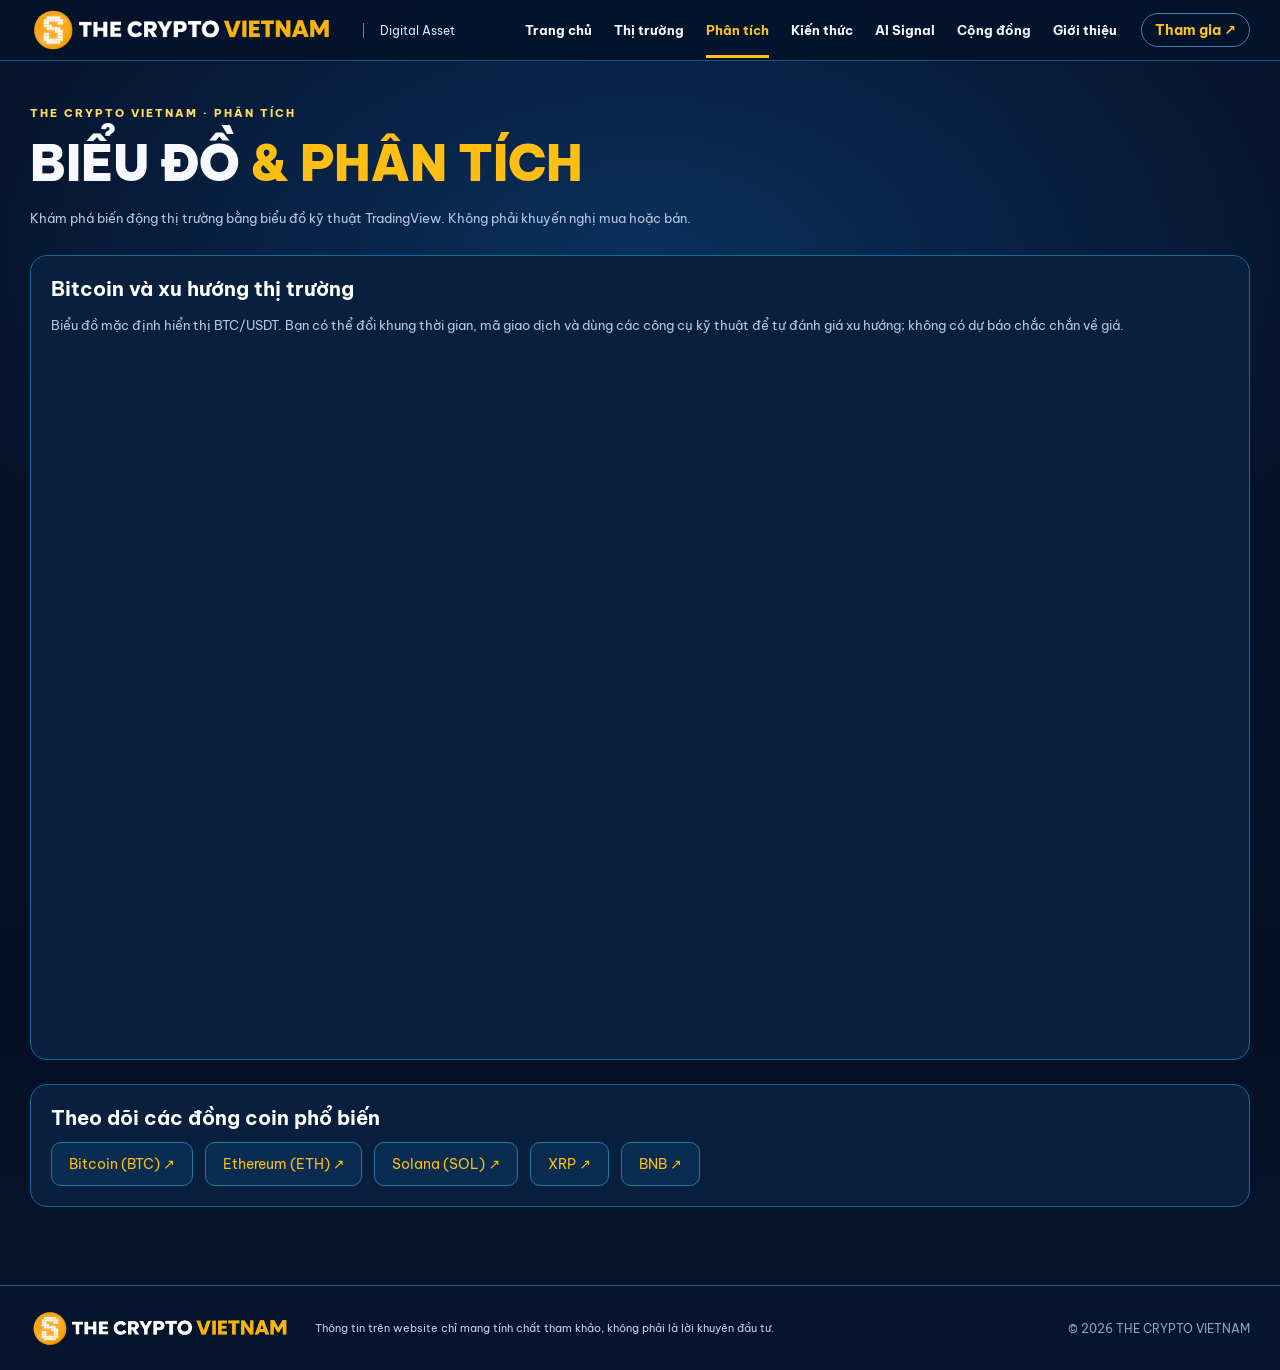
<file: phan-tich.html>
<!doctype html><html lang="vi"><head><meta charset="utf-8"><meta name="viewport" content="width=device-width,initial-scale=1"><meta name="theme-color" content="#06152b"><meta name="description" content="Theo dõi thị trường tài sản số và biểu đồ TradingView tại THE CRYPTO VIETNAM"><link rel="icon" href="logo.png"><link rel="stylesheet" href="style.css"><link rel="preconnect" href="https://fonts.googleapis.com"><link rel="preconnect" href="https://fonts.gstatic.com" crossorigin><link href="https://fonts.googleapis.com/css2?family=Be+Vietnam+Pro:wght@400;500;600;700;800;900&display=swap" rel="stylesheet"><title>Phân tích | THE CRYPTO VIETNAM</title></head><body><header class="site-header"><div class="shell header-inner"><a class="brand" href="index.html" aria-label="THE CRYPTO VIETNAM"><img src="logo.png" alt="Logo THE CRYPTO VIETNAM"><span>Digital Asset</span></a><button class="menu-toggle" aria-expanded="false" aria-controls="nav">☰ <span class="sr-only">Mở menu</span></button><nav id="nav" class="nav" aria-label="Điều hướng chính"><a class="" href="index.html">Trang chủ</a><a class="" href="thi-truong.html">Thị trường</a><a class="active" href="phan-tich.html">Phân tích</a><a class="" href="kien-thuc.html">Kiến thức</a><a href="ai-signal/">AI Signal</a><a class="" href="index.html#cong-dong">Cộng đồng</a><a class="" href="index.html#gioi-thieu">Giới thiệu</a></nav><a class="header-join" href="https://www.facebook.com/groups/thecryptovietnam" target="_blank" rel="noopener noreferrer">Tham gia ↗</a></div></header><main class="shell detail-page"><div class="detail-heading"><span class="eyebrow">THE CRYPTO VIETNAM · PHÂN TÍCH</span><h1>BIỂU ĐỒ <em>& PHÂN TÍCH</em></h1><p>Khám phá biến động thị trường bằng biểu đồ kỹ thuật TradingView. Không phải khuyến nghị mua hoặc bán.</p></div><section class="detail-panel" id="bitcoin"><h2>Bitcoin và xu hướng thị trường</h2><p class="detail-note">Biểu đồ mặc định hiển thị BTC/USDT. Bạn có thể đổi khung thời gian, mã giao dịch và dùng các công cụ kỹ thuật để tự đánh giá xu hướng; không có dự báo chắc chắn về giá.</p><div class="analysis-chart"><div class="tradingview-widget-container"><div class="tradingview-widget-container__widget"></div><script type="text/javascript" src="https://s3.tradingview.com/external-embedding/embed-widget-advanced-chart.js" async>{"autosize": true, "symbol": "BINANCE:BTCUSDT", "interval": "60", "timezone": "Asia/Ho_Chi_Minh", "theme": "dark", "style": "1", "locale": "en", "enable_publishing": false, "allow_symbol_change": true, "save_image": false, "calendar": false, "details": true, "hotlist": false, "support_host": "https://www.tradingview.com"}</script></div></div></section><section class="detail-panel"><h2>Theo dõi các đồng coin phổ biến</h2><div class="coin-quick-links"><a href="https://www.tradingview.com/symbols/BTCUSDT/" target="_blank" rel="noopener noreferrer">Bitcoin (BTC) ↗</a><a href="https://www.tradingview.com/symbols/ETHUSDT/" target="_blank" rel="noopener noreferrer">Ethereum (ETH) ↗</a><a href="https://www.tradingview.com/symbols/SOLUSDT/" target="_blank" rel="noopener noreferrer">Solana (SOL) ↗</a><a href="https://www.tradingview.com/symbols/XRPUSDT/" target="_blank" rel="noopener noreferrer">XRP ↗</a><a href="https://www.tradingview.com/symbols/BNBUSDT/" target="_blank" rel="noopener noreferrer">BNB ↗</a></div></section></main><footer class="footer"><div class="shell footer-inner"><img src="logo.png" alt="THE CRYPTO VIETNAM"><p>Thông tin trên website chỉ mang tính chất tham khảo, không phải là lời khuyên đầu tư.</p><small>© <span id="year"></span> THE CRYPTO VIETNAM</small></div></footer><script src="pages.js" defer></script></body></html>
</file>
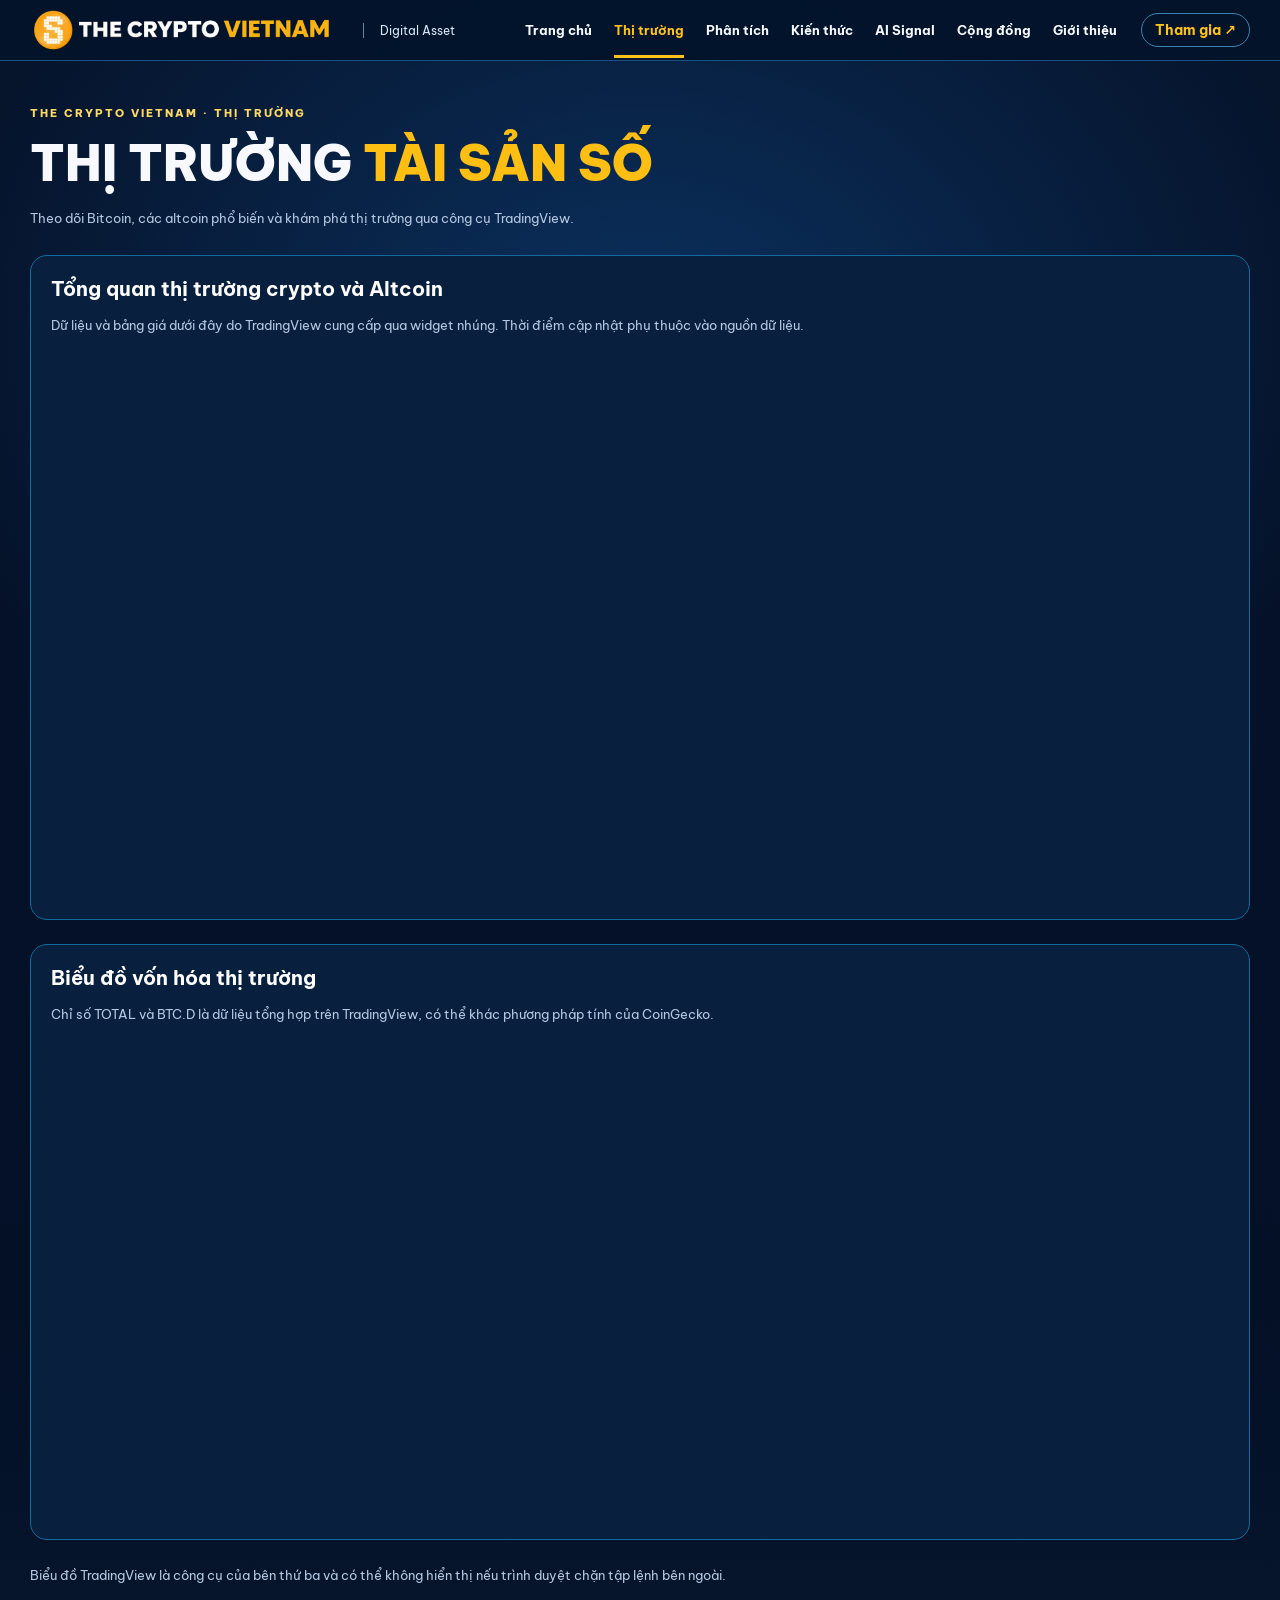
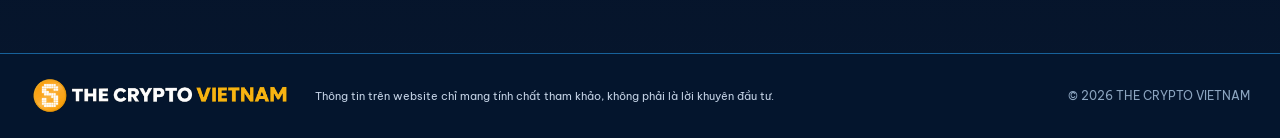
<file: thi-truong.html>
<!doctype html><html lang="vi"><head><meta charset="utf-8"><meta name="viewport" content="width=device-width,initial-scale=1"><meta name="theme-color" content="#06152b"><meta name="description" content="Theo dõi thị trường tài sản số và biểu đồ TradingView tại THE CRYPTO VIETNAM"><link rel="icon" href="logo.png"><link rel="stylesheet" href="style.css"><link rel="preconnect" href="https://fonts.googleapis.com"><link rel="preconnect" href="https://fonts.gstatic.com" crossorigin><link href="https://fonts.googleapis.com/css2?family=Be+Vietnam+Pro:wght@400;500;600;700;800;900&display=swap" rel="stylesheet"><title>Thị trường | THE CRYPTO VIETNAM</title></head><body><header class="site-header"><div class="shell header-inner"><a class="brand" href="index.html" aria-label="THE CRYPTO VIETNAM"><img src="logo.png" alt="Logo THE CRYPTO VIETNAM"><span>Digital Asset</span></a><button class="menu-toggle" aria-expanded="false" aria-controls="nav">☰ <span class="sr-only">Mở menu</span></button><nav id="nav" class="nav" aria-label="Điều hướng chính"><a class="" href="index.html">Trang chủ</a><a class="active" href="thi-truong.html">Thị trường</a><a class="" href="phan-tich.html">Phân tích</a><a class="" href="kien-thuc.html">Kiến thức</a><a href="ai-signal/">AI Signal</a><a class="" href="index.html#cong-dong">Cộng đồng</a><a class="" href="index.html#gioi-thieu">Giới thiệu</a></nav><a class="header-join" href="https://www.facebook.com/groups/thecryptovietnam" target="_blank" rel="noopener noreferrer">Tham gia ↗</a></div></header><main class="shell detail-page"><div class="detail-heading"><span class="eyebrow">THE CRYPTO VIETNAM · THỊ TRƯỜNG</span><h1>THỊ TRƯỜNG <em>TÀI SẢN SỐ</em></h1><p>Theo dõi Bitcoin, các altcoin phổ biến và khám phá thị trường qua công cụ TradingView.</p></div><section class="detail-panel" id="altcoin"><h2>Tổng quan thị trường crypto và Altcoin</h2><p class="detail-note">Dữ liệu và bảng giá dưới đây do TradingView cung cấp qua widget nhúng. Thời điểm cập nhật phụ thuộc vào nguồn dữ liệu.</p><div class="tradingview-widget-container"><div class="tradingview-widget-container__widget"></div><script type="text/javascript" src="https://s3.tradingview.com/external-embedding/embed-widget-market-overview.js" async>{"colorTheme": "dark", "dateRange": "1D", "showChart": true, "locale": "en", "largeChartUrl": "", "isTransparent": true, "showSymbolLogo": true, "showFloatingTooltip": true, "width": "100%", "height": "650", "tabs": [{"title": "Crypto", "symbols": [{"s": "BINANCE:BTCUSDT", "d": "Bitcoin"}, {"s": "BINANCE:ETHUSDT", "d": "Ethereum"}, {"s": "BINANCE:SOLUSDT", "d": "Solana"}, {"s": "BINANCE:XRPUSDT", "d": "XRP"}, {"s": "BINANCE:BNBUSDT", "d": "BNB"}], "originalTitle": "Crypto"}]}</script></div></section><section class="detail-panel"><h2>Biểu đồ vốn hóa thị trường</h2><p class="detail-note">Chỉ số TOTAL và BTC.D là dữ liệu tổng hợp trên TradingView, có thể khác phương pháp tính của CoinGecko.</p><div class="detail-chart-grid"><div class="tradingview-widget-container"><div class="tradingview-widget-container__widget"></div><script type="text/javascript" src="https://s3.tradingview.com/external-embedding/embed-widget-advanced-chart.js" async>{"autosize": true, "symbol": "CRYPTOCAP:TOTAL", "interval": "D", "timezone": "Asia/Ho_Chi_Minh", "theme": "dark", "style": "1", "locale": "en", "allow_symbol_change": true, "save_image": false, "calendar": false, "hide_side_toolbar": true, "support_host": "https://www.tradingview.com"}</script></div><div class="tradingview-widget-container"><div class="tradingview-widget-container__widget"></div><script type="text/javascript" src="https://s3.tradingview.com/external-embedding/embed-widget-advanced-chart.js" async>{"autosize": true, "symbol": "CRYPTOCAP:BTC.D", "interval": "D", "timezone": "Asia/Ho_Chi_Minh", "theme": "dark", "style": "1", "locale": "en", "allow_symbol_change": true, "save_image": false, "calendar": false, "hide_side_toolbar": true, "support_host": "https://www.tradingview.com"}</script></div></div></section><p class="detail-note">Biểu đồ TradingView là công cụ của bên thứ ba và có thể không hiển thị nếu trình duyệt chặn tập lệnh bên ngoài.</p></main><footer class="footer"><div class="shell footer-inner"><img src="logo.png" alt="THE CRYPTO VIETNAM"><p>Thông tin trên website chỉ mang tính chất tham khảo, không phải là lời khuyên đầu tư.</p><small>© <span id="year"></span> THE CRYPTO VIETNAM</small></div></footer><script src="pages.js" defer></script></body></html>
</file>
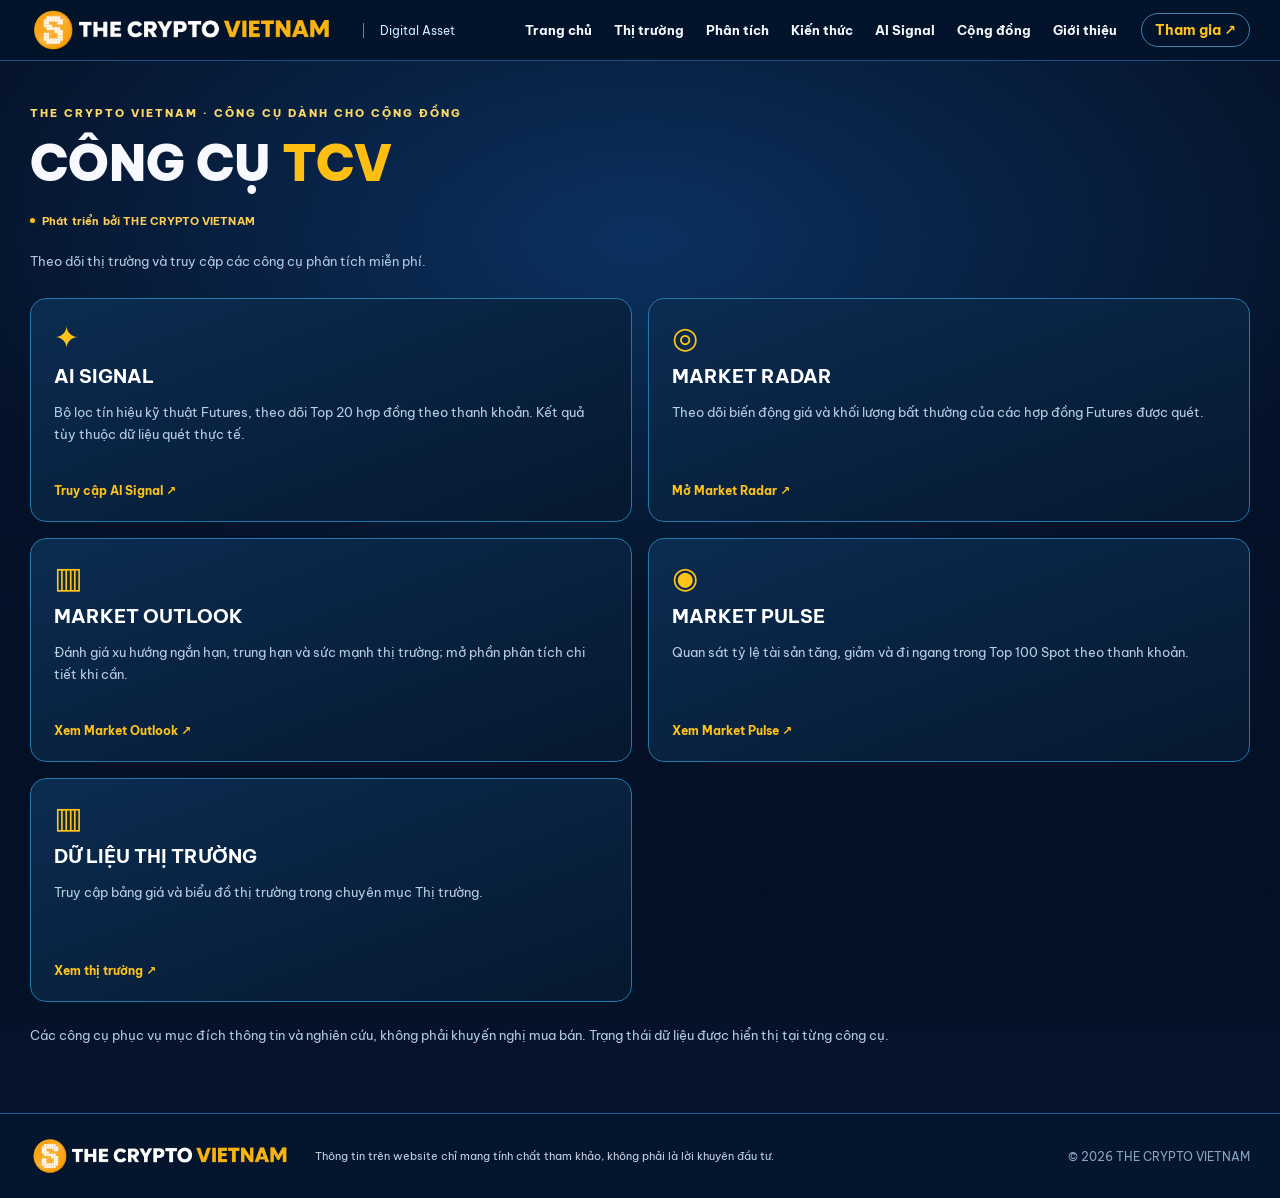
<file: tien-ich.html>
<!doctype html><html lang="vi"><head><meta charset="utf-8"><meta name="viewport" content="width=device-width,initial-scale=1"><meta name="theme-color" content="#06152b"><meta name="description" content="Các tiện ích và công cụ thị trường do THE CRYPTO VIETNAM phát triển"><link rel="icon" href="logo.png"><link rel="stylesheet" href="style.css"><link rel="preconnect" href="https://fonts.googleapis.com"><link rel="preconnect" href="https://fonts.gstatic.com" crossorigin><link href="https://fonts.googleapis.com/css2?family=Be+Vietnam+Pro:wght@400;500;600;700;800;900&display=swap" rel="stylesheet"><title>Công cụ TCV | THE CRYPTO VIETNAM</title></head><body><header class="site-header"><div class="shell header-inner"><a class="brand" href="index.html" aria-label="THE CRYPTO VIETNAM"><img src="logo.png" alt="Logo THE CRYPTO VIETNAM"><span>Digital Asset</span></a><button class="menu-toggle" aria-expanded="false" aria-controls="nav">☰ <span class="sr-only">Mở menu</span></button><nav id="nav" class="nav" aria-label="Điều hướng chính"><a class="" href="index.html">Trang chủ</a><a class="" href="thi-truong.html">Thị trường</a><a href="phan-tich.html">Phân tích</a><a href="kien-thuc.html">Kiến thức</a><a href="ai-signal/">AI Signal</a><a class="" href="index.html#cong-dong">Cộng đồng</a><a class="" href="index.html#gioi-thieu">Giới thiệu</a></nav><a class="header-join" href="https://www.facebook.com/groups/thecryptovietnam" target="_blank" rel="noopener noreferrer">Tham gia ↗</a></div></header><main class="shell detail-page tcv-tools-page">
<div class="detail-heading"><span class="eyebrow">THE CRYPTO VIETNAM · CÔNG CỤ DÀNH CHO CỘNG ĐỒNG</span><h1>CÔNG CỤ <em>TCV</em></h1><p><span class="tcv-built-by">Phát triển bởi THE CRYPTO VIETNAM</span></p><p>Theo dõi thị trường và truy cập các công cụ phân tích miễn phí.</p></div>
<div class="tcv-tools-grid">
<a class="tcv-tool-card" href="ai-signal/"><span class="tcv-tool-icon">✦</span><h2>AI SIGNAL</h2><p>Bộ lọc tín hiệu kỹ thuật Futures, theo dõi Top 20 hợp đồng theo thanh khoản. Kết quả tùy thuộc dữ liệu quét thực tế.</p><strong>Truy cập AI Signal ↗</strong></a>
<a class="tcv-tool-card" href="market-radar/"><span class="tcv-tool-icon">◎</span><h2>MARKET RADAR</h2><p>Theo dõi biến động giá và khối lượng bất thường của các hợp đồng Futures được quét.</p><strong>Mở Market Radar ↗</strong></a>
<a class="tcv-tool-card" href="index.html#tcv-market-outlook"><span class="tcv-tool-icon" aria-hidden="true">▥</span><h2>MARKET OUTLOOK</h2><p>Đánh giá xu hướng ngắn hạn, trung hạn và sức mạnh thị trường; mở phần phân tích chi tiết khi cần.</p><strong>Xem Market Outlook ↗</strong></a>
<a class="tcv-tool-card" href="index.html#thi-truong"><span class="tcv-tool-icon">◉</span><h2>MARKET PULSE</h2><p>Quan sát tỷ lệ tài sản tăng, giảm và đi ngang trong Top 100 Spot theo thanh khoản.</p><strong>Xem Market Pulse ↗</strong></a>
<a class="tcv-tool-card" href="thi-truong.html"><span class="tcv-tool-icon">▥</span><h2>DỮ LIỆU THỊ TRƯỜNG</h2><p>Truy cập bảng giá và biểu đồ thị trường trong chuyên mục Thị trường.</p><strong>Xem thị trường ↗</strong></a>
</div>
<p class="detail-note">Các công cụ phục vụ mục đích thông tin và nghiên cứu, không phải khuyến nghị mua bán. Trạng thái dữ liệu được hiển thị tại từng công cụ.</p>
</main><footer class="footer"><div class="shell footer-inner"><img src="logo.png" alt="THE CRYPTO VIETNAM"><p>Thông tin trên website chỉ mang tính chất tham khảo, không phải là lời khuyên đầu tư.</p><small>© <span id="year"></span> THE CRYPTO VIETNAM</small></div></footer><script src="pages.js" defer></script></body></html>
</file>
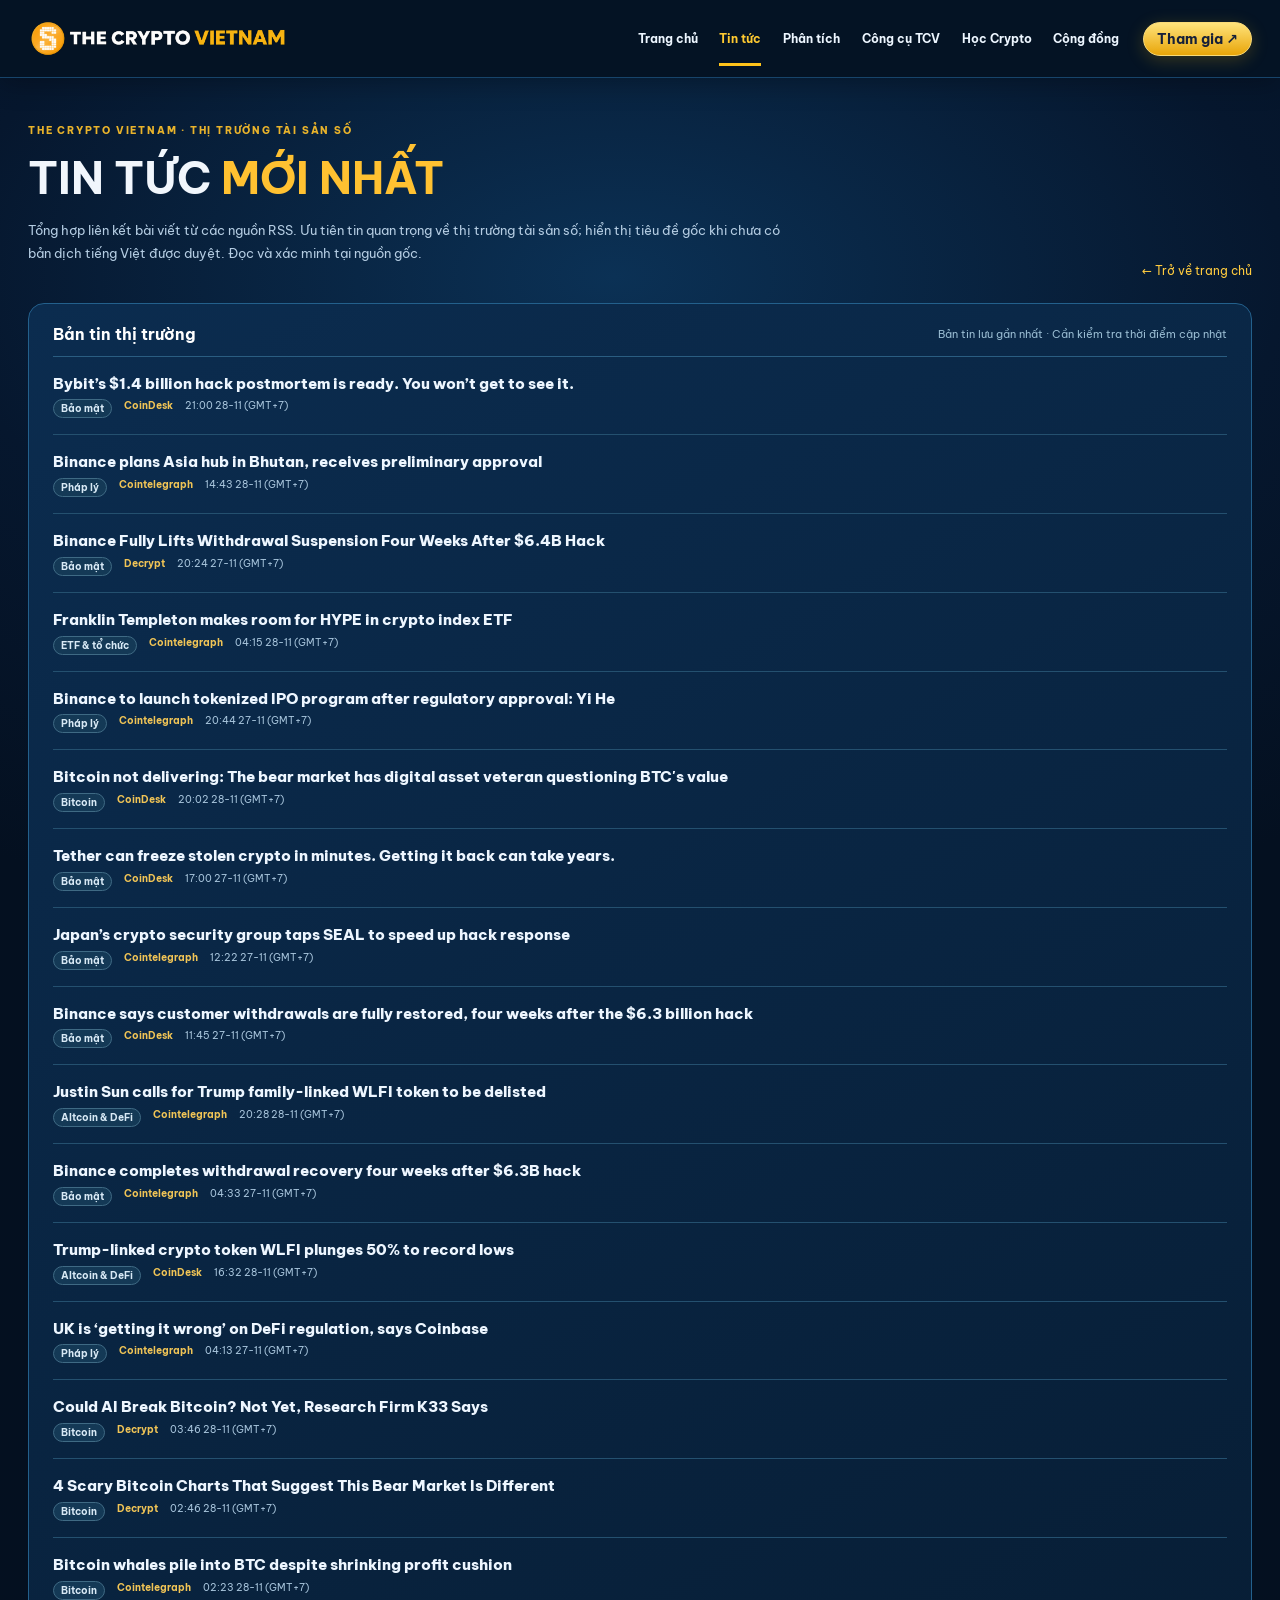
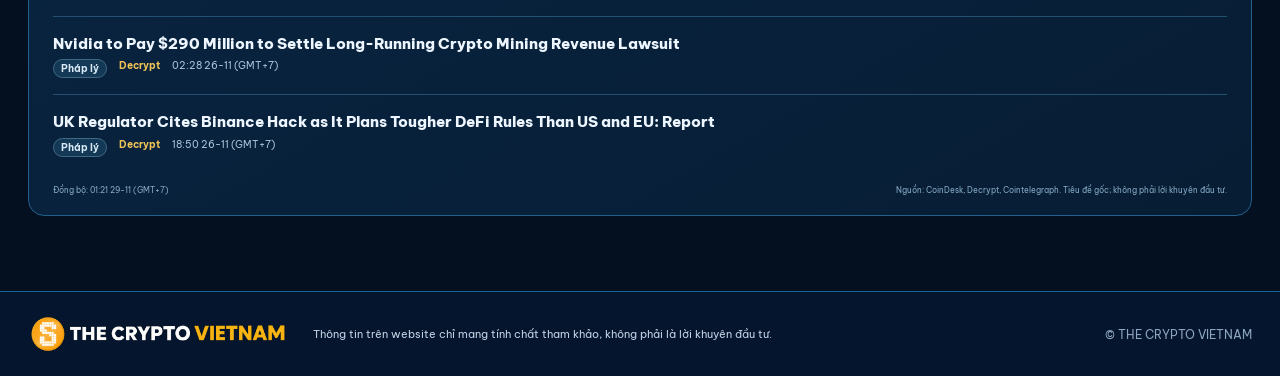
<file: tin-tuc.html>
<!doctype html><html lang="vi"><head><meta charset="utf-8"><meta name="viewport" content="width=device-width,initial-scale=1"><meta name="theme-color" content="#06152b"><meta name="description" content="Theo dõi liên kết bản tin thị trường crypto mới nhất từ RSS, kèm nguồn và thời gian xuất bản."><title>Tin tức crypto mới nhất | THE CRYPTO VIETNAM</title><link rel="icon" href="logo.png"><link rel="preconnect" href="https://fonts.googleapis.com"><link rel="preconnect" href="https://fonts.gstatic.com" crossorigin><link href="https://fonts.googleapis.com/css2?family=Be+Vietnam+Pro:wght@400;500;600;700;800;900&display=swap" rel="stylesheet"><link rel="stylesheet" href="style.css"><link rel="stylesheet" href="dashboard.css"></head><body class="dashboard-home">
<header class="site-header"><div class="shell header-inner"><a class="brand" href="#trang-chu" aria-label="THE CRYPTO VIETNAM"><img src="logo.png" alt="Logo THE CRYPTO VIETNAM"></a><button class="menu-toggle" aria-expanded="false" aria-controls="nav">☰ <span class="sr-only">Mở menu</span></button><nav id="nav" class="nav" aria-label="Điều hướng chính"><a href="index.html">Trang chủ</a><a class="active" href="tin-tuc.html">Tin tức</a><a href="phan-tich.html">Phân tích</a><a href="tien-ich.html">Công cụ TCV</a><a href="kien-thuc.html">Học Crypto</a><a href="index.html#cong-dong">Cộng đồng</a></nav><a class="header-join" href="https://www.facebook.com/groups/thecryptovietnam" target="_blank" rel="noopener noreferrer">Tham gia ↗</a></div></header>
<main class="shell tcv-news-page"><div class="tcv-news-page-head"><div><span class="tcv-news-kicker">THE CRYPTO VIETNAM · THỊ TRƯỜNG TÀI SẢN SỐ</span><h1>TIN TỨC <em>MỚI NHẤT</em></h1><p>Tổng hợp liên kết bài viết từ các nguồn RSS. Ưu tiên tin quan trọng về thị trường tài sản số; hiển thị tiêu đề gốc khi chưa có bản dịch tiếng Việt được duyệt. Đọc và xác minh tại nguồn gốc.</p></div><a href="index.html#tin-tuc" class="tcv-news-back">← Trở về trang chủ</a></div><section class="tcv-news-full" aria-label="Danh sách tin tức"><div class="tcv-news-full-head"><strong>Bản tin thị trường</strong><small data-tcv-news-status>Đang tải RSS…</small></div><div class="tcv-news-list" data-tcv-news-list data-limit="18" aria-live="polite"><p class="tcv-news-empty">Đang tải bản tin…</p></div><div class="tcv-news-footer"><small data-tcv-news-updated></small><small>Nguồn: CoinDesk, Decrypt, Cointelegraph. Tiêu đề gốc; không phải lời khuyên đầu tư.</small></div></section></main><footer class="footer"><div class="shell footer-inner"><img src="logo.png" alt="THE CRYPTO VIETNAM"><p>Thông tin trên website chỉ mang tính chất tham khảo, không phải là lời khuyên đầu tư.</p><small>© <span id="year"></span> THE CRYPTO VIETNAM</small></div></footer><script src="news/news.js" defer></script></body></html>
</file>
<file: style.css>
:root{--bg:#041126;--panel:#071d3a;--panel2:#09284b;--gold:#ffc31a;--cyan:#08b8ff;--text:#f7fbff;--muted:#b8cbe1;--line:#0e80c6}*{box-sizing:border-box}html{scroll-behavior:smooth}body{margin:0;color:var(--text);font-family:'Be Vietnam Pro',system-ui,sans-serif;background:radial-gradient(ellipse 80% 45% at 50% 20%,#0b315f 0%,transparent 70%),linear-gradient(180deg,#06142c,#031026 75%,#07172e);font-size:14px}a{color:inherit;text-decoration:none}button{font:inherit}.shell{width:min(1500px,calc(100% - 60px));margin-inline:auto}.site-header{position:sticky;top:0;z-index:20;background:#03142beF;border-bottom:1px solid #175282;backdrop-filter:blur(18px)}.header-inner{height:76px;display:flex;align-items:center;gap:24px}.brand{display:flex;align-items:center;gap:18px;flex-shrink:0}.brand img{width:205px;height:70px;object-fit:contain}.brand span{border-left:1px solid #6684a6;padding-left:16px;white-space:nowrap;font-size:12px;color:#dbe7f8}.nav{display:flex;gap:22px;align-items:center;margin-left:auto}.nav a{font-weight:700;font-size:13px;white-space:nowrap;padding:29px 0 24px;border-bottom:3px solid transparent}.nav a:hover,.nav a.active{color:var(--gold);border-color:var(--gold)}.header-join{border:1px solid #3d83af;border-radius:20px;padding:9px 13px;white-space:nowrap;font-weight:700;color:var(--gold)}.menu-toggle{display:none}.hero{min-height:290px;display:grid;grid-template-columns:49% 51%;align-items:center;position:relative;overflow:hidden}.hero-copy{position:relative;z-index:2;padding:22px 0 28px 12px}.eyebrow{font-size:11px;letter-spacing:2px;color:#ffda65;font-weight:800;margin-bottom:10px}.hero h1{font-size:clamp(27px,3vw,46px);line-height:1.25;font-weight:900;margin:0;letter-spacing:-.7px;text-wrap:balance}.hero h1 em{display:block;font-style:normal;color:var(--gold)}.hero p{font-size:clamp(13px,1.2vw,17px);margin:15px 0 21px;color:#f2f5fc}.hero-actions{display:flex;gap:12px;flex-wrap:wrap}.btn{min-height:46px;border-radius:28px;padding:12px 20px;font-weight:800;display:inline-flex;align-items:center;gap:12px;justify-content:center}.btn-primary{color:#081221;background:linear-gradient(180deg,#ffe477,#ffbf00);box-shadow:0 0 19px #ffb80055}.btn-primary:hover{filter:brightness(1.1)}.btn-primary span{font-size:21px}.btn-outline{border:1px solid #d5e6ff;background:#081a38b5}.hero-visual{height:290px;position:relative;overflow:hidden}.hero-visual img{width:100%;height:100%;object-fit:cover;object-position:center;mask-image:linear-gradient(to right,transparent,#000 14%,#000 86%,transparent)}.hero-quote{position:absolute;right:0;top:28px;width:210px;text-align:right;font-size:19px;font-weight:900;font-style:italic;line-height:1.4;text-shadow:0 2px 15px #001027;background:#061b37b0;border-radius:12px;padding:12px}.hero-quote strong{color:var(--gold)}.market-strip{border:1px solid #00a8ff;border-radius:17px;min-height:76px;background:linear-gradient(90deg,#061b37,#08234a,#061b37);box-shadow:inset 0 0 16px #0076e033,0 0 13px #008cff22;display:grid;grid-template-columns:1.3fr repeat(4,1fr);align-items:center;margin-top:0;margin-bottom:16px}.strip-heading,.metric{min-height:46px;display:flex;flex-direction:column;justify-content:center;padding:5px 20px;border-right:1px solid #51789c}.strip-heading{flex-direction:row;gap:13px;align-items:center;justify-content:flex-start}.strip-heading strong{display:block}.strip-heading small,.metric span,.metric small{display:block;color:var(--muted);font-size:11px;margin-top:4px}.gold-icon{font-size:35px;color:var(--gold)}.metric strong{font-size:20px;margin-top:3px}.metric:last-child{border:0}.positive{color:#2cfb75!important}.negative{color:#ff6679!important}.three-cols{display:grid;grid-template-columns:1fr 1fr 1fr;gap:14px}.panel{min-width:0;background:linear-gradient(165deg,#0a2c56,#06182f 75%);border:1px solid var(--cyan);border-radius:18px;padding:18px;box-shadow:inset 0 0 18px #0088ff19,0 0 11px #0088ff17;min-height:320px}.panel-title{display:flex;align-items:center;gap:10px;margin-bottom:12px}.title-icon{color:var(--gold);font-size:28px}.panel h2{font-size:clamp(16px,1.4vw,22px);line-height:1.3;margin:0;font-weight:900}.panel h2 small{font-size:13px;font-weight:500}.table-wrap{overflow-x:auto}table{border-collapse:collapse;width:100%;font-size:12px}th{text-align:left;color:#cbdcf1;font-size:11px;font-weight:600;background:#09284a}th,td{padding:9px 5px;border-bottom:1px solid #1c4a72}td:first-child{color:#d7e4f6}td:nth-child(2){font-weight:700}.coin-name{display:flex;align-items:center;gap:7px}.coin-name img{height:22px;width:22px;object-fit:contain}.coin-name small{color:#a3bad1;margin-left:4px}.loading{text-align:center;color:#bed4eb;padding:30px 4px}.panel-bottom{display:flex;justify-content:space-between;align-items:end;gap:12px;margin-top:16px;flex-wrap:wrap}.panel-bottom>a,.topic-more{color:var(--gold);font-weight:800}.panel-bottom small{color:#91aac7;font-size:10px}.panel-bottom small a{text-decoration:underline}.values-panel{border-color:#ffc12d;box-shadow:0 0 16px #ffb4003d,inset 0 0 20px #dba50012}.values-panel h2{margin-bottom:13px}.values-panel h2 span,.explore h2 span,.socials h2 span{display:block;color:var(--gold)}.value-list{display:grid;gap:7px}.value{display:flex;align-items:center;gap:13px;padding:9px 12px;background:linear-gradient(90deg,#082348,#0a2c52);border:1px solid #1768a2;border-radius:12px}.value b{font-size:24px;color:var(--gold);width:32px;text-align:center;flex-shrink:0}.value strong,.value small{display:block}.value strong{font-size:12px}.value small{font-size:10px;color:#c1d2e5;margin-top:3px;line-height:1.5}.topic{display:flex;gap:11px;align-items:center;border:1px solid #1768a2;background:#09274b;border-radius:12px;padding:10px;margin:7px 0;min-height:66px}.topic:hover,.social-grid a:hover,.explore-links a:hover{border-color:var(--gold);background:#12375d}.topic-symbol{height:44px;width:47px;flex-shrink:0;display:grid;place-items:center;font-size:30px;font-weight:900;color:#ffb400;background:#5a3b09;border-radius:10px}.topic-symbol.purple{background:#2d205a;color:#ac9bff}.topic-symbol.cyan{background:#0b4862;color:#55dcff}.topic span:nth-child(2){flex:1}.topic strong,.topic small{display:block}.topic strong{font-size:12px;line-height:1.4}.topic small{color:#c3d5e9;font-size:10px;margin-top:4px}.topic>b{font-size:20px}.topic-note{font-size:10px;color:#9cb6d0;line-height:1.5;margin:9px 0}.topic-more{display:block;text-align:center;margin-top:8px}.explore,.socials{border:1px solid #0a91db;border-radius:17px;background:linear-gradient(90deg,#071b38,#0a2a50,#071b38);margin-top:17px;display:flex;align-items:center;padding:17px 22px;gap:22px}.explore h2,.socials h2{font-size:18px;line-height:1.4;margin:0;min-width:245px}.explore-links{display:grid;grid-template-columns:repeat(4,1fr);flex:1}.explore-links a{display:flex;align-items:center;gap:10px;border-left:1px solid #466b8e;padding:8px 12px}.explore-links a>span{color:var(--gold);font-size:29px}.explore-links strong,.explore-links small{display:block}.explore-links small{font-size:10px;color:#b9cee3;margin-top:5px}.socials{margin-top:18px;margin-bottom:28px}.social-grid{display:grid;grid-template-columns:repeat(4,1fr);gap:12px;flex:1}.social-grid a{border:1px solid #1d90d2;border-radius:14px;background:#0a284b;display:flex;align-items:center;gap:9px;padding:10px;min-width:0}.social-icon{width:42px;height:42px;display:grid;place-items:center;border-radius:50%;background:#1677ef;font-size:27px;font-weight:900;flex-shrink:0}.social-icon.facebook{font-family:Arial}.social-icon.x{background:#02070e}.social-icon.telegram{background:#11a9db}.social-grid a>div{min-width:0;flex:1}.social-grid strong,.social-grid small{display:block}.social-grid strong{font-size:11px}.social-grid small{font-size:10px;color:#c1d5eb;margin-top:4px}.social-grid b{color:#d8eaff}.footer{border-top:1px solid #17619a;background:#04152d}.footer-inner{display:flex;align-items:center;gap:25px;padding:15px 0}.footer img{width:145px;height:66px;object-fit:contain}.footer p{flex:1;color:#c4d2e5;font-size:11px}.footer small{color:#8ca5c0}.sr-only{position:absolute;clip:rect(0,0,0,0);width:1px;height:1px;overflow:hidden}section[id],article[id]{scroll-margin-top:90px}@media(max-width:1180px){.brand span{display:none}.nav{gap:14px}.hero-quote{font-size:15px;width:160px}.three-cols{grid-template-columns:1fr 1fr}.topics-panel{grid-column:1/-1;min-height:auto}.topics-panel .topic{display:inline-flex;width:calc(33.333% - 10px);vertical-align:top;margin-right:7px}.explore,.socials{flex-direction:column;align-items:stretch}.explore h2 span,.socials h2 span{display:inline}.explore-links a:first-child{border-left:0}}@media(max-width:780px){.shell{width:min(100% - 28px,650px)}.header-inner{height:65px;gap:10px}.brand img{width:160px;height:62px}.menu-toggle{display:block;margin-left:auto;background:none;border:1px solid #3379a7;color:white;padding:7px 12px;border-radius:8px;font-size:21px}.header-join{font-size:11px;padding:8px}.nav{display:none;position:absolute;top:65px;left:0;right:0;background:#051a36;flex-direction:column;align-items:stretch;gap:0;padding:10px 20px 20px;border-bottom:1px solid #2b7ba7}.nav.open{display:flex}.nav a{padding:12px;border-bottom:1px solid #173b5c}.hero{display:flex;flex-direction:column;align-items:stretch}.hero-copy{padding:25px 4px 0}.hero h1{font-size:clamp(26px,6.5vw,40px)}.hero p{font-size:13px;line-height:1.7}.hero-visual{height:190px;margin-top:8px}.hero-quote{top:22px;right:3px;width:145px;font-size:13px}.market-strip{grid-template-columns:1fr 1fr;gap:0}.strip-heading{grid-column:1/-1;border-right:0;border-bottom:1px solid #41688a}.metric{border-bottom:1px solid #254e76}.metric:nth-child(3){border-right:0}.metric:nth-child(5),.metric:nth-child(4){border-bottom:0}.metric strong{font-size:17px}.three-cols{grid-template-columns:1fr}.topics-panel{grid-column:auto}.topics-panel .topic{display:flex;width:auto;margin:7px 0}.panel{min-height:auto}.explore-links,.social-grid{grid-template-columns:1fr 1fr}.explore-links a:nth-child(odd){border-left:0}.footer-inner{flex-wrap:wrap;gap:10px}.footer p{min-width:55%}}@media(max-width:430px){.brand img{width:135px}.header-join{display:none}.hero-actions{flex-direction:column}.btn{width:100%}.hero-visual{height:170px}.hero-quote{font-size:11px;width:130px}.explore-links,.social-grid{grid-template-columns:1fr}.explore-links a{border-left:0;border-top:1px solid #244b6d}.social-grid a{min-height:65px}.metric{padding:10px}.footer img{width:120px}}

/* Chỉ dịch bố cục người đàn ông và Bitcoin về gần trung tâm vùng ảnh. */
.hero-visual img{object-position:100% center}
@media(max-width:780px){.hero-visual img{object-position:85% center}}


/* Hero update: future digital-assets artwork, no person or quote.
   Original layout, content, and market functions remain unchanged. */
.hero-visual img{
  object-position: 65% center;
  mask-image: linear-gradient(to right, transparent 0%, #000 12%, #000 100%);
  -webkit-mask-image: linear-gradient(to right, transparent 0%, #000 12%, #000 100%);
}
@media(max-width:760px){
  .hero-visual img{object-position:68% center}
}

/* Dedicated market and analysis pages; homepage design untouched. */
.detail-page{padding-top:42px;padding-bottom:54px;min-height:70vh}
.detail-heading{margin-bottom:26px}
.detail-heading h1{font-size:clamp(29px,4vw,49px);line-height:1.25;margin:12px 0;color:#f7f9ff;font-weight:900}
.detail-heading h1 em{font-style:normal;color:#ffbe12}
.detail-heading p,.detail-note{color:#b5c8e2;font-size:13px;line-height:1.7}
.detail-panel{background:#08203d;border:1px solid #116b9f;border-radius:17px;padding:20px;margin:18px 0 24px}
.detail-panel h2{font-size:20px;color:#fff;margin:0 0 12px}
.tradingview-widget-container{width:100%;min-height:550px}
.detail-chart-grid{display:grid;grid-template-columns:repeat(2,minmax(0,1fr));gap:16px}
.detail-chart-grid .tradingview-widget-container{height:480px;min-height:480px}
.analysis-chart .tradingview-widget-container{height:690px;min-height:690px}
.coin-quick-links{display:flex;flex-wrap:wrap;gap:12px}
.coin-quick-links a{border:1px solid #2178a9;border-radius:10px;padding:12px 17px;color:#ffbe12;text-decoration:none;background:#0a2c50}
.update-frequency{display:block;opacity:.7}
@media(max-width:760px){.detail-page{padding-top:26px}.detail-panel{padding:12px}.detail-chart-grid{grid-template-columns:1fr}.analysis-chart .tradingview-widget-container{height:560px;min-height:560px}}

/* Knowledge page */
.knowledge-grid{display:grid;grid-template-columns:repeat(2,minmax(0,1fr));gap:14px;margin-top:18px}.knowledge-grid article{border:1px solid #24699b;background:#092849;border-radius:12px;padding:17px}.knowledge-grid h3{color:#ffcc42;margin:0 0 10px;font-size:15px}.knowledge-grid p{color:#c4d4e7;line-height:1.75;font-size:13px;margin:0}#bitcoin,#altcoin,#quan-tri-rui-ro{scroll-margin-top:100px}@media(max-width:700px){.knowledge-grid{grid-template-columns:1fr}}

/* Live Binance ticker enhancements */
.coin-live-icon{display:inline-flex;align-items:center;justify-content:center;width:23px;height:23px;border-radius:50%;color:#fff;font-weight:800;font-size:14px;flex-shrink:0}
#live-status{display:block;line-height:1.5}
#live-status[data-state="live"]{color:#38d99b}
#live-status[data-state="offline"]{color:#ffb56b}
#live-status[data-state="paused"]{color:#9eafc7}
@keyframes flashPriceUp{0%{background:rgba(34,197,94,.3)}100%{background:transparent}}
@keyframes flashPriceDown{0%{background:rgba(239,68,68,.3)}100%{background:transparent}}
.flash-up{animation:flashPriceUp 1.1s ease-out}
.flash-down{animation:flashPriceDown 1.1s ease-out}
@media(prefers-reduced-motion:reduce){.flash-up,.flash-down{animation:none}}

/* Hide technical live feed status; retain DOM node for WebSocket updates. */
#live-status{display:none!important}

/* TCV AI Signal navigation integration */
.explore-links{grid-template-columns:repeat(5,minmax(0,1fr))}
@media(max-width:900px){.explore-links{grid-template-columns:repeat(2,minmax(0,1fr))}}
@media(max-width:430px){.explore-links{grid-template-columns:1fr}}


/* TCV AI Signal: compact homepage panel, shared with /ai-signal/data/latest.json */
.tcv-mini{display:flex;flex-direction:column;gap:0}
.tcv-mini-title{gap:8px;margin-bottom:5px}
.tcv-mini-title h2{font-size:clamp(17px,1.5vw,22px)}
.mini-state{margin-left:auto;white-space:nowrap;font-size:9px;line-height:1.35;letter-spacing:.35px;border-radius:30px;padding:5px 8px;background:#163c64;color:#c9def4;border:1px solid #355e83;font-weight:800}
.mini-state.is-fresh{background:#103b39;color:#80f0c9;border-color:#2f8c78}
.mini-state.is-stale{background:#493418;color:#ffd18a;border-color:#8f642b}
.mini-state.is-error{background:#4a2532;color:#ffb8c5;border-color:#8e4058}
.mini-intro{margin:0 0 12px;color:#9dbbd9;font-size:11px;line-height:1.5}
.mini-signals{display:grid;gap:8px;min-height:142px;align-content:start}
.mini-signal{display:flex;align-items:center;justify-content:space-between;gap:12px;background:#0a294b;border:1px solid #396d98;border-radius:11px;padding:11px 12px;min-height:65px}
.mini-signal-main{min-width:0}.mini-symbol{font-weight:800;font-size:12px;color:#f6fbff;overflow-wrap:anywhere}.mini-detail{font-size:10px;color:#9ebcd9;margin-top:5px}
.mini-direction{font-size:11px;letter-spacing:.4px;font-weight:900;border-radius:7px;min-width:66px;text-align:center;padding:7px 9px}
.mini-direction.long{background:#0d4c3f;color:#7af3bf}.mini-direction.short{background:#602636;color:#ffb3bd}
.mini-placeholder{border:1px dashed #36648a;background:#0a2544;border-radius:12px;padding:20px 13px;color:#b6d1e9;font-size:12px;line-height:1.6;text-align:center}
.mini-footer{display:flex;justify-content:space-between;gap:5px 12px;flex-wrap:wrap;font-size:9px;color:#94b4d1;margin:10px 0 13px}
.mini-link{display:flex;align-items:center;justify-content:center;gap:9px;text-align:center;border-radius:10px;min-height:40px;padding:10px;background:#ffc21b;color:#082036;font-weight:900;font-size:12px;transition:background .15s}
.mini-link:hover{background:#ffe17a}.mini-risk{font-size:9px;color:#8eabc8;line-height:1.5;text-align:center;margin:9px 0 0}
@media(max-width:1180px){.topics-panel.tcv-mini{grid-column:1/-1}.tcv-mini .mini-signals{grid-template-columns:repeat(3,minmax(0,1fr))}.tcv-mini .mini-placeholder{grid-column:1/-1}}
@media(max-width:780px){.topics-panel.tcv-mini{grid-column:auto}.tcv-mini .mini-signals{grid-template-columns:1fr}}
@media(max-width:380px){.mini-state{font-size:8px;padding:4px 6px}.tcv-mini-title h2{font-size:17px}}


/* TCV Market Radar: responsive homepage module */
.radar-section{margin-top:24px;margin-bottom:26px}.radar-heading{display:flex;justify-content:space-between;align-items:end;gap:18px;margin-bottom:14px}.radar-eyebrow{font-size:10px;letter-spacing:1.7px;color:#88add0;font-weight:800}.radar-heading h2{margin:5px 0 6px;font-size:clamp(20px,2.1vw,29px);letter-spacing:.2px;font-weight:900}.radar-heading h2 span:last-child{color:#ffc31a}.radar-symbol{font-size:30px;color:#ffc31a;vertical-align:middle}.radar-heading p{margin:0;font-size:12px;color:#afc8e4;line-height:1.5}.radar-view-link{color:#ffc31a;font-size:12px;font-weight:800;white-space:nowrap}.radar-container{border:1px solid #176ca5;border-radius:16px;background:linear-gradient(125deg,#072344,#061a34);padding:17px 20px;box-shadow:inset 0 0 24px #006ac318}.radar-toolbar{display:flex;align-items:center;justify-content:space-between;gap:12px;margin-bottom:13px;flex-wrap:wrap}.radar-legend{display:flex;gap:16px;flex-wrap:wrap;color:#b6cbe1;font-size:11px}.radar-legend span{display:inline-flex;align-items:center;gap:6px}.radar-dot{display:inline-block;width:9px;height:9px;border-radius:2px}.radar-dot-up{background:#167c5f}.radar-dot-down{background:#a83c50}.radar-dot-flat{background:#385675}.radar-status{font-size:10px;color:#a8c6df}.radar-grid{display:grid;grid-template-columns:repeat(6,minmax(0,1fr));gap:7px;min-height:98px}.radar-tile{border:1px solid #ffffff18;border-radius:9px;padding:13px 8px;min-height:93px;display:flex;flex-direction:column;justify-content:center;align-items:center;text-align:center;gap:6px;color:#fff;transition:transform .15s,border-color .15s}.radar-tile:hover,.radar-tile:focus-visible{transform:translateY(-2px);border-color:#ffcc55;outline:none}.radar-tile strong{font-size:15px}.radar-tile small{font-size:12px;font-weight:800}.radar-tile em{font-size:9px;color:#ffffffde;font-style:normal}.radar-up{background:linear-gradient(140deg,#186f55,#10503f)}.radar-down{background:linear-gradient(140deg,#9b364b,#602636)}.radar-flat{background:#244461}.radar-empty{grid-column:1/-1;min-height:125px;display:flex;align-items:center;justify-content:center;text-align:center;padding:20px;border:1px dashed #376a94;border-radius:10px;color:#b3cce4;line-height:1.6}.radar-bottom{margin-top:14px;display:flex;align-items:center;justify-content:space-between;flex-wrap:wrap;gap:10px;font-size:11px;color:#abc4dd}.radar-bottom a{font-weight:800;color:#ffcb32}.radar-disclaimer{margin:9px 1px 0;font-size:10px;color:#93b0ca;line-height:1.6}
@media(max-width:900px){.radar-grid{grid-template-columns:repeat(4,minmax(0,1fr))}}@media(max-width:600px){.radar-heading{align-items:start;flex-direction:column}.radar-grid{grid-template-columns:repeat(3,minmax(0,1fr));gap:6px}.radar-container{padding:13px}.radar-tile{min-height:79px;padding:9px 4px}.radar-tile strong{font-size:13px}.radar-tile small{font-size:11px}.radar-legend{gap:8px;font-size:9px}}

/* Hero typography update: keep old site layout unchanged */
.hero .tcv-hero-title{font-size:clamp(23px,2.6vw,37px);line-height:1.18;letter-spacing:-.7px;white-space:nowrap;text-wrap:nowrap;margin:0 0 19px}
.hero .tcv-hero-title em{display:inline;color:var(--gold);font-style:normal}
.tcv-hero-highlights{display:flex;align-items:center;gap:14px;flex-wrap:wrap;margin:0 0 23px;color:#dcebf7;font-size:12px;font-weight:600}
.tcv-hero-highlights span{display:inline-flex;align-items:center;gap:6px;white-space:nowrap}
.tcv-hero-highlights i{display:grid;place-items:center;width:20px;height:20px;border-radius:50%;background:#0f395b;color:#62d8ff;font-size:13px;font-style:normal;flex-shrink:0}
.tcv-hero-highlights span:first-child i{background:#3e3825;color:#ffc400}
@media(max-width:1120px){.hero .tcv-hero-title{font-size:clamp(21px,2.7vw,32px)}.tcv-hero-highlights{gap:8px;font-size:11px}}
@media(max-width:780px){.hero .tcv-hero-title{white-space:normal;text-wrap:balance;font-size:clamp(26px,5.5vw,37px)}.tcv-hero-highlights{gap:9px 13px;font-size:12px}}


/* Hero alignment adjustment */
.hero-copy{padding:8px 0 40px 12px}
@media(max-width:780px){.hero-copy{padding:25px 4px 0}}

/* Compact banner: reduce the empty space above and below the title. */
@media(min-width:781px){
  .hero{min-height:210px}
  .hero-visual{height:210px}
  .hero-copy{padding:10px 0 10px 12px}
  .hero .tcv-hero-title{margin-bottom:13px}
  .tcv-hero-highlights{margin-bottom:0}
}
@media(max-width:780px){
  .hero{min-height:0}
  .hero-copy{padding:18px 4px 7px}
  .hero .tcv-hero-title{margin-bottom:12px}
  .tcv-hero-highlights{margin-bottom:0}
  .hero-visual{height:155px;margin-top:4px}
}
@media(max-width:430px){
  .hero-visual{height:145px}
}

/* TCV live crypto ticker: beneath hero and above market overview */
.tcv-price-ticker{height:43px;margin:0 auto 11px;display:flex;align-items:center;gap:0;background:#051122;border:1px solid #224763;border-radius:10px;overflow:hidden;isolation:isolate}
.tcv-ticker-title{display:flex;flex:0 0 auto;gap:7px;align-items:center;padding:0 13px;color:#ffd03d;font-size:10px;letter-spacing:.35px;border-right:1px solid #34506c;height:100%;background:#071c33;white-space:nowrap;z-index:1}
.tcv-ticker-live-dot{width:6px;height:6px;border-radius:50%;background:#ffbf00;box-shadow:0 0 7px #ffbf0080}
.tcv-ticker-title[data-state="live"] .tcv-ticker-live-dot{background:#1dde90;box-shadow:0 0 7px #1dde9080}
.tcv-ticker-viewport{flex:1;min-width:0;overflow:hidden;outline-offset:-2px;mask-image:linear-gradient(90deg,transparent,#000 2%,#000 98%,transparent)}
.tcv-ticker-track{display:flex;align-items:center;width:max-content;will-change:transform}
.tcv-ticker-track.is-running{animation:tcv-ticker-scroll var(--ticker-seconds,110s) linear infinite}
.tcv-ticker-viewport:hover .tcv-ticker-track,.tcv-ticker-viewport:focus .tcv-ticker-track,.tcv-ticker-viewport:focus-within .tcv-ticker-track{animation-play-state:paused}
.tcv-ticker-lane{display:flex;align-items:center;gap:27px;flex:0 0 auto;padding-right:27px}
.tcv-ticker-coin{display:inline-flex;align-items:baseline;gap:7px;white-space:nowrap;font-size:12px;line-height:1;font-variant-numeric:tabular-nums}
.tcv-ticker-coin b{color:#f4f7fb;font-size:12px}.tcv-ticker-coin .tcv-ticker-price{color:#cedbeb;font-weight:650}.tcv-ticker-coin .tcv-ticker-change{font-size:11px;font-weight:800}
.tcv-ticker-change.is-up{color:#21d990}.tcv-ticker-change.is-down{color:#ff6576}.tcv-ticker-change.is-flat{color:#9fb2c9}
.tcv-ticker-message{display:block;padding:0 18px;color:#abc0d5;font-size:11px}
.tcv-ticker-status{font-size:10px;flex:0 0 auto;min-width:55px;padding:0 11px;text-align:right;white-space:nowrap;color:#8db6d2;background:#071c33;height:100%;display:flex;align-items:center;justify-content:flex-end;border-left:1px solid #34506c}
@keyframes tcv-ticker-scroll{from{transform:translateX(0)}to{transform:translateX(-50%)}}
@media(max-width:780px){.tcv-price-ticker{height:39px;margin-bottom:10px}.tcv-ticker-title{font-size:9px;padding:0 9px}.tcv-ticker-status{font-size:9px;padding:0 7px;min-width:44px}.tcv-ticker-coin{font-size:11px}}
@media(prefers-reduced-motion:reduce){.tcv-ticker-track.is-running{animation:none}.tcv-ticker-viewport{overflow-x:auto;mask-image:none;scrollbar-width:thin}}

/* TradingView Ticker Tape replacing the old Binance ticker. */
.tcv-tradingview-ticker{display:flex;align-items:center;margin:0 auto 11px;min-height:70px;background:#071527;border:1px solid #244e70;border-radius:10px;overflow:hidden}
.tcv-tradingview-label{display:flex;align-items:center;gap:7px;flex:0 0 auto;height:70px;padding:0 13px;border-right:1px solid #34506c;color:#ffce38;font-size:10px;white-space:nowrap;letter-spacing:.25px;background:#081f38}
.tcv-tv-dot{width:7px;height:7px;background:#22c55e;border-radius:50%;box-shadow:0 0 6px rgba(34,197,94,.45)}
.tcv-tradingview-frame{min-width:0;flex:1;height:70px;overflow:hidden}
.tcv-tradingview-frame .tradingview-widget-container,.tcv-tradingview-frame .tradingview-widget-container__widget{width:100%;height:70px}
.tcv-tradingview-frame iframe{display:block;width:100%;min-height:70px;border:0}
.tcv-tv-loading{display:block;padding:22px 14px;font-size:12px;color:#b5c9da}
@media(max-width:780px){.tcv-tradingview-ticker{min-height:68px}.tcv-tradingview-label{height:68px;padding:0 9px;font-size:9px}.tcv-tradingview-frame,.tcv-tradingview-frame .tradingview-widget-container,.tcv-tradingview-frame .tradingview-widget-container__widget{height:68px}}

/* TradingView Web Component ticker, replacing legacy iframe widget. */
.tcv-tradingview-ticker{min-height:62px}
.tcv-tradingview-label{height:62px}
.tcv-tradingview-frame{height:62px;display:flex;align-items:center}
.tcv-tradingview-frame tv-ticker-tape{width:100%;min-height:58px;display:block}
@media(max-width:780px){.tcv-tradingview-ticker{min-height:60px}.tcv-tradingview-label{height:60px}.tcv-tradingview-frame{height:60px}}

/* Prevent TradingView connection error from looking like an endless loading state. */
.tcv-tradingview-frame .tcv-tv-error{color:#ffc46a;font-size:11px;line-height:1.4;padding:12px 14px}

/* Keep TradingView ticker visible and animated without opening external symbols.
   A transparent overlay intercepts clicks/taps, while the widget remains free to render. */
.tcv-tradingview-frame{position:relative}
.tcv-tv-no-links{position:absolute;inset:0;z-index:5;background:transparent;cursor:default;touch-action:pan-y}

/* 16-11-2026: Reduce vertical whitespace above and below headline/checkmarks only. */
@media (min-width:781px){
  .hero{min-height:156px}
  .hero-visual{height:156px}
  .hero-copy{padding:0 0 0 12px}
  .hero .tcv-hero-title{margin-bottom:10px}
  .tcv-hero-highlights{margin-bottom:0}
}
@media (max-width:780px){
  .hero-copy{padding:12px 4px 0}
  .hero .tcv-hero-title{margin-bottom:10px}
  .tcv-hero-highlights{margin-bottom:0}
  .hero-visual{height:125px;margin-top:3px}
}

/* TCV: give the ticker the full available width (no left caption). */
.tcv-tradingview-ticker{display:block}
.tcv-tradingview-frame{width:100%;height:62px;min-width:0;display:flex;align-items:center}
.tcv-tradingview-frame tv-ticker-tape{width:100%;max-width:100%;flex:1 1 auto}
@media(max-width:780px){.tcv-tradingview-frame{height:60px}}

/* TCV: compact vertical spacing of scrolling ticker without altering width. */
.tcv-tradingview-ticker{height:50px!important;min-height:50px!important;margin-top:0;margin-bottom:8px;padding:0}
.tcv-tradingview-frame{height:48px!important;min-height:0!important}
.tcv-tradingview-frame tv-ticker-tape{height:48px!important;min-height:0!important}
@media(max-width:780px){.tcv-tradingview-ticker{height:48px!important;min-height:48px!important;margin-bottom:7px}.tcv-tradingview-frame,.tcv-tradingview-frame tv-ticker-tape{height:46px!important}}

/* Adjust only the empty space above the ticker by shortening the hero. */
@media (min-width:781px){
  .hero{min-height:142px}
  .hero-visual{height:142px}
}
@media (max-width:780px){
  .hero-visual{height:112px}
}

/* Thu hẹp thêm khoảng trống ngay phía trên Ticker – không thay đổi thanh chạy. */
@media (min-width:781px){
  .hero{min-height:130px}
  .hero-visual{height:130px}
}
@media (max-width:780px){
  .hero-visual{height:100px}
}

/* TCV 2026-11-16: reduce only the gap above the scrolling ticker, keep lower gap. */
@media (min-width:781px){
  .hero + .tcv-tradingview-ticker{margin-top:-5px!important;position:relative;z-index:2}
}
@media (max-width:780px){
  .hero + .tcv-tradingview-ticker{margin-top:-3px!important;position:relative;z-index:2}
}

/* Fix actual inner TradingView whitespace: move tape content 6px up and crop its top inset.
   Earlier margin-only adjustments did not affect the contents of the web component. */
.tcv-tradingview-ticker {height:43px!important; min-height:43px!important; overflow:hidden!important;}
.tcv-tradingview-frame {height:43px!important; min-height:43px!important; overflow:hidden!important; align-items:flex-start!important;}
.tcv-tradingview-frame tv-ticker-tape {display:block!important; flex:none!important; height:49px!important; min-height:49px!important; width:100%!important; transform:translateY(-6px);}
@media(max-width:780px){
 .tcv-tradingview-ticker,.tcv-tradingview-frame {height:42px!important;min-height:42px!important;}
 .tcv-tradingview-frame tv-ticker-tape {height:48px!important;min-height:48px!important;transform:translateY(-6px);}
}


/* 17-11-2026: Trang chủ không banner – ticker ngay dưới menu, cách 7px. */
main#trang-chu > .tcv-tradingview-ticker:first-child {
  margin-top: 7px !important;
}
@media (max-width: 780px) {
  main#trang-chu > .tcv-tradingview-ticker:first-child {
    margin-top: 7px !important;
  }
}

/* TCV logo mới: giữ nguyên hình dáng, nền trong suốt và vừa với thanh điều hướng */
.site-header .brand img{width:315px;height:58px;object-fit:contain;object-position:left center}
.footer img{width:260px;height:54px;object-fit:contain;object-position:left center}
@media(max-width:1180px){.site-header .brand img{width:245px;height:54px}}
@media(max-width:780px){.site-header .brand img{width:215px;height:52px}}
@media(max-width:430px){.site-header .brand img{width:185px;height:44px}.footer img{width:225px;height:46px}}

/* 17-11-2026: Thu gọn chiều cao thanh menu, giữ nguyên nội dung và ticker. */
@media (min-width:781px) {
  .site-header .header-inner { height:60px; }
  .site-header .brand img { height:46px; }
  .site-header .nav a { padding-top:20px; padding-bottom:17px; }
  .site-header .header-join { padding-top:7px; padding-bottom:7px; }
}
@media (max-width:780px) {
  .site-header .header-inner { height:58px; }
  .site-header .brand img { height:46px; }
  .site-header .nav { top:58px; }
}
@media (max-width:430px) {
  .site-header .header-inner { height:54px; }
  .site-header .brand img { height:42px; }
  .site-header .nav { top:54px; }
}


/* TCV Market Pulse: replaces only the first overview tile, preserving four market metrics. */
.market-strip{grid-template-columns:minmax(345px,1.6fr) repeat(4,minmax(0,1fr));}
.tcv-pulse{min-width:0;gap:10px;padding:10px 15px;align-items:center;justify-content:flex-start;}
.tcv-pulse-icon{width:38px;height:38px;flex:0 0 38px;display:grid;place-items:center;border-radius:50%;box-shadow:inset 0 0 8px #08b8ff30;overflow:hidden;}
.tcv-pulse-icon svg{display:block;width:38px;height:38px;}
.tcv-pulse-content{flex:1;min-width:0;}
.tcv-pulse-name{font-size:14px;line-height:1.2;font-weight:900;color:#fff;white-space:nowrap;}
.tcv-pulse-caption{font-size:9px;color:#b9d3ea;margin-top:3px;white-space:nowrap;}
.tcv-pulse-numbers{display:flex;align-items:center;gap:11px;flex-wrap:wrap;margin-top:6px;font-size:10px;white-space:nowrap;}
.tcv-pulse-numbers b{font-size:12px;font-weight:900;}
.tcv-pulse-up{color:#3bf293}.tcv-pulse-down{color:#ff6b7b}.tcv-pulse-flat{color:#bbccdf}
.tcv-pulse-bar{display:flex;width:100%;height:7px;margin-top:7px;background:#294561;border-radius:7px;overflow:hidden;}
.tcv-pulse-bar i{display:block;width:0;transition:width .3s ease;}
#tcv-pulse-up-bar{background:#17c96d}#tcv-pulse-down-bar{background:#f34762}#tcv-pulse-flat-bar{background:#9caabd}
.tcv-pulse-status{font-size:9px;line-height:1.35;margin-top:4px;color:#91b7d5;min-height:12px;display:block;}
@media(max-width:1250px) and (min-width:781px){.market-strip{grid-template-columns:minmax(310px,1.5fr) repeat(4,minmax(0,1fr))}.market-strip .metric{padding:5px 9px}.tcv-pulse{padding:8px 9px}.tcv-pulse-icon{display:none}.tcv-pulse-numbers{gap:7px}}
@media(max-width:780px){.market-strip{grid-template-columns:1fr 1fr}.market-strip .tcv-pulse{grid-column:1/-1;border-right:0;border-bottom:1px solid #41688a;min-height:93px}.market-strip .metric{min-width:0}.tcv-pulse-icon{display:grid}.tcv-pulse-caption{white-space:normal}}
@media(max-width:430px){.tcv-pulse{padding:10px}.tcv-pulse-numbers{gap:10px}.tcv-pulse-icon{width:34px;height:34px;flex-basis:34px}.tcv-pulse-icon svg{width:34px;height:34px}}

/* TCV Market Pulse: align its right edge exactly with the Top 5 card below.
   The three cards below have two 14px gaps, so one card is (100% - 28px)/3. */
@media (min-width: 1181px) {
  .market-strip {
    grid-template-columns: calc((100% - 28px) / 3) repeat(4, minmax(0, 1fr));
  }
}

/* Danh mục Tiện ích - giữ nguyên bố cục trang chủ */
.tcv-tools-grid{display:grid;grid-template-columns:repeat(2,minmax(0,1fr));gap:16px;margin:22px 0}
.tcv-tool-card{display:block;padding:23px;border:1px solid #2178a9;background:linear-gradient(160deg,#0b2c51,#06182f);border-radius:16px;min-width:0}
.tcv-tool-card:hover,.tcv-tool-card:focus-visible{border-color:#ffc31a;outline:none}
.tcv-tool-icon{color:#ffc31a;font-size:30px;line-height:1}
.tcv-tool-card h2{font-size:19px;margin:12px 0;color:#fff}
.tcv-tool-card p{font-size:13px;line-height:1.7;color:#b9cfe6;min-height:65px}
.tcv-tool-card strong{display:block;margin-top:17px;color:#ffc31a;font-size:12px}
@media(max-width:700px){.tcv-tools-grid{grid-template-columns:1fr}.tcv-tool-card p{min-height:0}}

/* TCV tools official product attribution */
.tcv-built-by{display:inline-flex;align-items:center;gap:7px;width:fit-content;color:#ffce55;font-size:11px;font-weight:700;letter-spacing:.15px;line-height:1.5;margin:5px 0 8px;}
.tcv-built-by::before{content:"";display:inline-block;width:5px;height:5px;flex:0 0 5px;background:#ffc31a;border-radius:50%;box-shadow:0 0 6px #ffc31a44;}
@media(max-width:780px){.tcv-built-by{font-size:10px;}}
</file>
<file: dashboard.css>
/* TCV Dashboard — new homepage only; other pages retain the original stylesheet. */
body.dashboard-home{background:radial-gradient(ellipse 95% 34% at 48% 14%,#0b3155 0%,#06172e 55%,#041020 100%);color:#edf6ff}
.dashboard-home .shell{max-width:1500px;width:calc(100% - 56px)}
.dashboard-home .site-header{background:#041324;border-bottom:1px solid #17446a;box-shadow:0 5px 25px #0004}
.dashboard-home .header-inner{min-height:77px}
.dashboard-home .nav{gap:clamp(9px,1.7vw,28px)}
.dashboard-home .nav a{font-size:12px;white-space:nowrap}
.dashboard-home .nav a.active{color:#ffca31}
.dashboard-home .header-join{background:linear-gradient(#ffe37b,#e8a509);color:#162039;border:1px solid #f9da78;box-shadow:0 4px 17px #eeb61138}
.dashboard-home .brand img{max-width:260px;max-height:58px;object-fit:contain}
.dashboard-home .dash-hero{display:grid;grid-template-columns:minmax(0,1.35fr) minmax(180px,.63fr) minmax(0,1fr);align-items:center;gap:24px;background:linear-gradient(104deg,#08254a,#06162f 72%,#082f50);border:1px solid #1777bd;border-radius:24px;margin-top:19px;min-height:198px;padding:24px 30px;box-shadow:inset 0 0 38px #0162ad1d,0 12px 28px #0004}
.dash-hero-pulse,.dash-fng{border-right:1px solid #2a628d;padding-right:24px;min-height:132px;display:flex;flex-direction:column;justify-content:center}
.dashboard-home .tcv-pulse{display:flex;align-items:flex-start;gap:16px;background:none;border:none;box-shadow:none;padding:0;min-height:auto;width:100%}
.dashboard-home .tcv-pulse-icon,.dashboard-home .tcv-pulse-icon svg{height:43px;width:43px;flex-basis:43px}
.dashboard-home .tcv-pulse-name{font-size:clamp(17px,1.8vw,26px);letter-spacing:-.6px}
.dashboard-home .tcv-pulse-numbers{margin-top:11px;font-size:12px}
.dashboard-home .tcv-pulse-numbers b{font-size:14px}
.dashboard-home .tcv-pulse-bar{height:14px;margin-top:13px;border-radius:14px;background:#203a56}
.dashboard-home .tcv-pulse-status{font-size:10px;min-height:16px;margin-top:10px}
.dash-market-feel{align-self:flex-start;margin:10px 0 0 59px;font-size:11px;font-weight:800;padding:7px 14px;border:1px solid #346b90;border-radius:999px;color:#bcd6eb;background:#102c4e}
.dash-market-feel.positive{color:#b7ffcc;border-color:#19a966;background:#0b3e35}.dash-market-feel.negative{color:#ffb7c1;border-color:#c75668;background:#4d2436}
.dash-kicker{font-size:12px;font-weight:800;color:#d5e5f4;text-align:center;letter-spacing:.4px}
.dash-fng{align-items:center;gap:4px}.dash-gauge{height:97px;width:170px;position:relative;margin:8px auto 0}.dash-gauge svg{width:100%;height:100%}.dash-gauge-value{position:absolute;top:42px;left:0;width:100%;text-align:center;font-size:32px;font-weight:900;color:white}.dash-fng-label{font-size:11px;font-weight:800;color:#fbd484}.dash-sourcemark{font-size:9px;color:#8caac9}
.dash-hero-trend{display:grid;gap:12px}.dash-hero-trend .dash-kicker{text-align:left;color:#ffce4b}.dash-hero-trend>div{display:flex;justify-content:space-between;gap:10px;align-items:center}.dash-hero-trend>div span{font-size:11px;color:#9fc0df}.dash-hero-trend strong{font-size:13px;color:#d6e6f5;text-align:right}.dash-hero-trend strong.positive{color:#29ec8e}.dash-hero-trend strong.negative{color:#ff8195}.dash-hero-trend small{font-size:9px;line-height:1.6;color:#7899b8}
.dashboard-home .tcv-tradingview-ticker{margin-top:11px;margin-bottom:10px}
.dash-stats{display:grid;grid-template-columns:repeat(4,minmax(0,1fr));gap:9px;margin-top:10px;margin-bottom:16px}.dash-stats>div{display:flex;justify-content:space-between;align-items:center;gap:8px;background:#082444;border:1px solid #164c77;border-radius:11px;padding:11px 16px}.dash-stats span{font-size:10px;color:#a5c3e1}.dash-stats strong{font-size:14px;font-weight:800;color:#eff8ff;white-space:nowrap}.dash-stats small{font-size:9px}
.dash-main-grid,.dash-secondary-grid{display:grid;grid-template-columns:repeat(3,minmax(0,1fr));gap:15px;align-items:stretch;margin-top:16px}
.dashboard-home .dash-card{min-width:0;margin:0;background:linear-gradient(145deg,#08284b,#051a32);border:1.5px solid #148ee5;border-radius:18px;padding:20px 19px;box-shadow:inset 0 0 14px #0b65ac24,0 8px 20px #0004;transition:border-color .2s,transform .2s;overflow:hidden}
.dashboard-home .dash-card:hover{border-color:#68c9ff}
.dashboard-home .panel-title{margin-bottom:8px;border-bottom:1px solid #245e8b;padding-bottom:13px;display:flex;align-items:center;gap:10px}
.dashboard-home .panel-title h2{font-size:clamp(16px,1.38vw,21px);color:#fff;line-height:1.35;letter-spacing:-.3px}
.dashboard-home .panel-title .title-icon{color:#ffcc31;font-size:27px;background:none}
.dashboard-home .market-panel table{font-size:11px}.dashboard-home .market-panel th,.dashboard-home .market-panel td{padding:11px 5px;border-bottom-color:#2b4d70}.dashboard-home .market-panel .coin-name{gap:6px}.dashboard-home .market-panel .coin-name span:not(.coin-live-icon){overflow:hidden;text-overflow:ellipsis;white-space:nowrap}.dashboard-home .market-panel .table-wrap{overflow:auto}.dashboard-home .market-panel .panel-bottom{min-height:7px}
.dash-movers{border-color:#e4b437!important;box-shadow:inset 0 0 18px #ae750d21,0 0 15px #f5bd261c!important}.dash-subtitle{margin:0 0 11px;font-size:11px;color:#abc8e0}.dash-card-status{font-size:10px;color:#90abc6;min-height:16px;margin-bottom:12px}.dash-mover-block{border:1px solid;border-radius:11px;padding:11px 12px;margin-bottom:11px;min-height:83px}.dash-mover-block h3{margin:0 0 8px;font-size:12px;font-weight:800}.dash-mover-up{background:#094b3b;border-color:#0dc66a;color:#a0ffcb}.dash-mover-down{background:#512337;border-color:#e34a66;color:#ffb4c0}.dash-mover-volume{background:#292254;border-color:#946dec;color:#dccaff}.dash-mover-entries{display:grid;grid-template-columns:repeat(3,minmax(0,1fr));gap:6px;color:#fff}.dash-mover-entry{font-size:11px;display:grid;gap:3px;border-right:1px solid #ffffff27;padding-right:4px;min-width:0}.dash-mover-entry:last-child{border-right:0}.dash-mover-entry strong{font-size:11px;white-space:nowrap}.dash-mover-entry span{font-size:10px;color:inherit;font-weight:800}.dash-mover-entry small{font-size:9px;opacity:.9}.dash-method{font-size:9px;color:#8cacc9;line-height:1.6;margin:6px 0 0}
.dashboard-home .tcv-mini .mini-intro{margin:0 0 14px}.dashboard-home .tcv-mini .mini-signals{min-height:200px}.dashboard-home .tcv-mini .mini-footer{margin-top:auto}.dashboard-home .tcv-mini .mini-risk{font-size:10px}
.dash-secondary-grid{margin-top:16px;margin-bottom:22px}.dashboard-home .dash-bottom-card{min-height:240px;padding:19px}.dash-bottom-head{display:flex;align-items:center;justify-content:space-between;gap:9px;border-bottom:1px solid #27577d;padding-bottom:13px;margin-bottom:14px}.dash-bottom-head h2{margin:0;color:#fff;font-size:clamp(15px,1.3vw,19px)}.dash-bottom-head h2 span{color:#ffca31;font-size:23px;vertical-align:middle;margin-right:5px}.dash-bottom-head a,.dash-bottom-head small{font-size:10px;color:#aac7e0;white-space:nowrap}.dash-news-art{display:grid;grid-template-columns:115px 1fr;gap:13px;align-items:center}.dash-news-mark{height:120px;display:flex;flex-direction:column;justify-content:center;align-items:center;border:1px solid #b87a1f;border-radius:12px;background:radial-gradient(circle at 60% 30%,#a46a13,#102e53 75%);font-size:31px;font-weight:900;color:#ffdb74;text-shadow:0 2px 9px #0007}.dash-news-mark span{font-size:13px;letter-spacing:3px;color:white}.dash-news-art strong{font-size:13px;line-height:1.6}.dash-news-art p{color:#a8c3da;font-size:11px;line-height:1.7;margin:8px 0}.dash-news-art a{font-size:10px;color:#ffcc40;font-weight:800}.dash-alert-intro,.dash-watch-tip{color:#9bb9d7;font-size:11px;line-height:1.55;margin:0 0 10px}.dash-alert-list{display:grid}.dash-alert-list p{color:#a9c5df;font-size:11px}.dash-alert-row{display:flex;align-items:start;gap:10px;font-size:11px;line-height:1.6;padding:8px 0;border-bottom:1px solid #28577d}.dash-alert-row .dash-alert-dot{width:8px;height:8px;border-radius:50%;background:#f8c42e;margin-top:5px;flex-shrink:0}.dash-card-foot{font-size:9px;color:#89afcb;display:block;margin-top:11px}.dash-add{background:#0c518a;color:#fff;border:1px solid #239fe8;border-radius:8px;padding:9px 11px;font-size:10px;font-weight:700;cursor:pointer}.dash-add:hover{background:#1679bd}.dash-watch-list{display:grid}.dash-watch-item{display:grid;grid-template-columns:30px 1fr auto auto 23px;align-items:center;gap:8px;min-height:47px;border-bottom:1px solid #225173;font-size:11px}.dash-watch-symbol{font-weight:900;color:#fff}.dash-watch-symbol span{font-size:9px;color:#9dbbda;margin-left:3px}.dash-watch-icon{display:grid;place-items:center;width:25px;height:25px;background:#194772;color:#fbd055;border-radius:50%;font-size:15px;font-weight:900}.dash-watch-price{color:#e8f4fc;font-weight:700}.dash-watch-change{font-size:10px;font-weight:800}.dash-watch-change.positive{color:#45eba2}.dash-watch-change.negative{color:#ff7c90}.dash-watch-remove{background:none;color:#a9c6dc;border:0;cursor:pointer;font-size:16px}.dash-watch-select{display:flex;flex-wrap:wrap;align-items:center;gap:8px;margin-top:12px;font-size:11px}.dash-watch-select[hidden]{display:none}.dash-watch-select select,.dash-watch-select button{background:#103d63;border:1px solid #2c7dac;color:#fff;border-radius:7px;padding:7px 8px}.dash-watch-select button{cursor:pointer;background:#d99e1b;color:#0a1830;font-weight:900}
.dashboard-home .explore,.dashboard-home .radar-section,.dashboard-home .socials{margin-top:27px}.dashboard-home .explore h2,.dashboard-home .socials h2{font-size:21px}
@media(max-width:1200px){.dashboard-home .dash-hero{grid-template-columns:1fr 230px;gap:16px}.dash-hero-trend{grid-column:1/-1;grid-template-columns:1fr 1fr 1fr;align-items:center;border-top:1px solid #235477;padding-top:15px}.dash-hero-trend>div{flex-direction:column;align-items:flex-start}.dash-fng{border-right:0}.dash-hero-pulse{min-height:125px}.dash-main-grid,.dash-secondary-grid{gap:11px}.dashboard-home .dash-card{padding:14px}.dash-mover-entries{gap:3px}.dash-mover-entry{font-size:10px}}
@media(max-width:950px){.dash-main-grid,.dash-secondary-grid{grid-template-columns:repeat(2,minmax(0,1fr))}.dashboard-home .tcv-mini{grid-column:1/-1}.dashboard-home .tcv-mini .mini-signals{grid-template-columns:repeat(3,minmax(0,1fr))}.dashboard-home .tcv-mini .mini-placeholder{grid-column:1/-1}.dash-stats{grid-template-columns:repeat(2,minmax(0,1fr))}.dashboard-home .nav{gap:11px}}
@media(max-width:760px){.dashboard-home .shell{width:calc(100% - 28px)}.dashboard-home .header-inner{min-height:65px}.dashboard-home .brand img{max-width:200px}.dashboard-home .dash-hero{display:flex;flex-direction:column;align-items:stretch;padding:20px;gap:16px;border-radius:17px}.dash-hero-pulse,.dash-fng{border-right:0;border-bottom:1px solid #245b81;padding-right:0;padding-bottom:17px;min-height:0}.dash-hero-trend{grid-column:auto;border:0;padding:0;display:grid;grid-template-columns:1fr 1fr;gap:13px}.dash-hero-trend .dash-kicker{grid-column:1/-1}.dashboard-home .tcv-pulse-name{font-size:20px}.dashboard-home .tcv-pulse-icon{display:grid!important}.dash-market-feel{margin-left:0}.dash-main-grid,.dash-secondary-grid{grid-template-columns:1fr}.dashboard-home .tcv-mini{grid-column:auto}.dashboard-home .tcv-mini .mini-signals{grid-template-columns:1fr}.dash-stats{margin-bottom:10px}.dash-stats>div{flex-direction:column;align-items:flex-start}.dash-news-art{grid-template-columns:95px 1fr}.dash-news-mark{height:105px}.dashboard-home .dash-card{padding:17px}.dashboard-home .dash-bottom-card{min-height:auto}}
@media(max-width:420px){.dashboard-home .shell{width:calc(100% - 20px)}.dashboard-home .dash-hero{padding:14px}.dashboard-home .tcv-pulse-name{font-size:17px}.dashboard-home .tcv-pulse-numbers{gap:7px;font-size:10px}.dash-mover-entry strong{font-size:10px}.dash-mover-entry span{font-size:9px}.dashboard-home .dash-card{padding:13px}.dash-watch-item{gap:4px;grid-template-columns:27px 1fr auto auto 20px}.dash-watch-item .dash-watch-price{font-size:10px}}

/* TCV Market Outlook — full-width live market assessment */
.dashboard-home .dash-hero{grid-template-columns:minmax(0,1.4fr) minmax(215px,.6fr);min-height:166px}
.dashboard-home .dash-fng{border-right:0;padding-right:0}
.outlook{margin-top:15px;background:linear-gradient(125deg,#092849,#05172f 76%,#08284b);border:1px solid #1684d0;border-radius:22px;padding:23px 27px 17px;box-shadow:0 9px 26px #0005,inset 0 0 32px #0572ba22;color:#f4f9ff}
.outlook-header,.outlook-heading{display:flex;align-items:center;gap:16px}.outlook-header{justify-content:space-between;gap:18px;margin-bottom:20px}.outlook-brand-icon{display:grid;place-items:center;flex:none;width:52px;height:52px;color:#ffd03a;font-size:36px;font-weight:900}.outlook-heading h2{font-size:clamp(21px,2.4vw,31px);letter-spacing:-.5px;line-height:1.25;margin:0}.outlook-heading p{color:#a7c7e4;margin:3px 0 0;font-size:11px}.outlook-updated{color:#c3ddf3;background:#103960;border:1px solid #226aa0;padding:10px 15px;border-radius:999px;font-size:11px;white-space:nowrap}
.outlook-primary{display:grid;grid-template-columns:minmax(0,1.6fr) minmax(230px,.64fr);gap:24px}.outlook-directions{display:grid;gap:11px}.outlook-trend{border:1px solid #168cc1;background:linear-gradient(100deg,#082f4c,#062340);border-radius:15px;min-height:114px;display:flex;align-items:center;justify-content:space-between;gap:15px;padding:16px 20px;box-shadow:inset 0 0 20px #056d9a20}.outlook-trend-copy{display:grid;gap:5px}.outlook-horizon{font-size:15px;font-weight:800}.outlook-horizon small{font-size:11px;color:#bed7e8;font-weight:500}.outlook-trend strong{font-size:clamp(18px,2vw,25px);line-height:1.4}.outlook-trend strong.positive{color:#2bed97}.outlook-trend strong.negative{color:#ff6e83}.outlook-trend strong.neutral{color:#ffcf41}.outlook-trend strong.outlook-wait{color:#9fbdd6;font-size:16px}.outlook-trend-copy>small{font-size:10px;color:#7caacb;line-height:1.6}.outlook-spark{width:28%;height:76px;max-width:190px;flex:none}
.outlook-strength{border-left:1px solid #295e84;padding-left:21px;display:flex;align-items:center;flex-direction:column;text-align:center;justify-content:center}.outlook-strength h3{font-size:18px;margin:0 0 14px}.outlook-dial{position:relative;width:200px;height:110px;overflow:hidden}.outlook-dial:before{content:'';position:absolute;top:0;left:0;width:200px;height:200px;box-sizing:border-box;border:24px solid transparent;border-radius:50%;background:conic-gradient(from 270deg,#ef5b63 0deg,#f59e3c 55deg,#f6cf37 95deg,#6bcf55 135deg,#13c992 180deg,transparent 180deg) border-box;mask:radial-gradient(farthest-side,transparent calc(100% - 25px),#000 calc(100% - 24px))}.outlook-dial-inner{position:absolute;bottom:0;width:100%;display:flex;justify-content:center;align-items:baseline;gap:3px}.outlook-dial-inner strong{font-size:42px;line-height:1.05}.outlook-dial-inner span{font-size:20px;color:#9fc2db}.outlook-score-label{background:#194362;border:1px solid #296c91;border-radius:10px;padding:7px 17px;margin:13px 0 7px;font-size:13px;font-weight:800}.outlook-score-label.positive{background:#0a4a38;border-color:#05b66c;color:#b1ffcf}.outlook-score-label.negative{background:#54273b;border-color:#ce5266;color:#ffc0c9}.outlook-strength p{font-size:10px;color:#a1c0da;max-width:260px;line-height:1.55;margin:0}
.outlook-insights{display:grid;grid-template-columns:1.1fr .9fr;gap:16px;margin-top:17px}.outlook-insight{min-width:0;background:#092b4b;border:1px solid #1d70a3;border-radius:15px;padding:16px 19px}.outlook-insight h3{font-size:17px;margin:0 0 11px}.outlook-insight h3 span{font-size:21px;color:#ffce38;vertical-align:middle;margin-right:7px}.outlook-insight p{font-size:13px;line-height:1.8;color:#e6f5ff;margin:0 0 10px}.outlook-insight small{font-size:10px;line-height:1.6;color:#8fb3d0}.outlook-scenario{border-radius:9px;padding:9px 12px;display:flex;align-items:center;gap:8px;justify-content:space-between;margin:8px 0;font-size:11px}.outlook-scenario strong{white-space:nowrap;font-size:14px}.outlook-up{background:#0a4639;border:1px solid #119f67;color:#bbf9d7}.outlook-down{background:#4b263a;border:1px solid #b84866;color:#ffb3c5}.outlook-note{margin:14px 0 0;color:#7ca4c7;font-size:10px;line-height:1.65}
@media(max-width:1100px){.outlook-primary{grid-template-columns:1.4fr .8fr}.outlook-scenario{flex-wrap:wrap}.outlook-header{align-items:flex-start}.outlook-updated{white-space:normal}}
@media(max-width:760px){.dashboard-home .dash-hero{display:flex;flex-direction:column}.dashboard-home .dash-fng{padding-bottom:0;border-bottom:0}.outlook{padding:18px 15px;border-radius:17px}.outlook-header{flex-direction:column;gap:10px}.outlook-primary,.outlook-insights{grid-template-columns:1fr}.outlook-strength{border-left:0;border-top:1px solid #255b80;padding:18px 0 0}.outlook-trend{padding:13px;min-height:103px}.outlook-horizon{font-size:13px}.outlook-spark{width:30%}.outlook-heading h2{font-size:22px}.outlook-heading p{font-size:10px}.outlook-insight{padding:15px}.outlook-dial{transform:scale(.9);margin:-6px 0}}
@media(max-width:420px){.outlook-spark{width:26%}.outlook-trend strong{font-size:17px}.outlook-trend-copy>small{font-size:9px}.outlook-scenario strong{font-size:12px}}

/* Market Outlook – compact edition, overriding original oversized layout. */
.dashboard-home .outlook-compact{margin-top:12px;padding:16px 20px 12px;border-radius:16px;background:linear-gradient(115deg,#082642,#071c34);box-shadow:0 4px 18px #0002;border-color:#21577d}
.outlook-compact .outlook-header{margin-bottom:12px;gap:12px}
.outlook-compact .outlook-heading{gap:10px}
.outlook-compact .outlook-brand-icon{height:29px;width:29px;font-size:24px}
.outlook-compact .outlook-heading h2{font-size:17px;letter-spacing:.1px}
.outlook-compact .outlook-heading p{font-size:10px;line-height:1.45}
.outlook-compact .outlook-updated{font-size:10px;border:0;background:transparent;color:#83a7c4;padding:2px 0}
.outlook-compact .outlook-primary{display:grid;grid-template-columns:minmax(0,2fr) minmax(230px,.9fr);gap:12px;align-items:stretch}
.outlook-compact .outlook-directions{grid-template-columns:repeat(2,minmax(0,1fr));gap:10px}
.outlook-compact .outlook-trend{min-height:106px;padding:12px 14px;border-radius:11px;border-color:#235b80;background:#092d4a;box-shadow:none;gap:8px}
.outlook-compact .outlook-trend-copy{min-width:0;gap:5px}
.outlook-compact .outlook-horizon{font-size:12px;font-weight:700;color:#c7d9e8}
.outlook-compact .outlook-horizon small{display:inline-block;margin-left:3px;color:#709fbd;font-size:10px}
.outlook-compact .outlook-trend strong{font-size:clamp(12px,1.2vw,16px);line-height:1.35;font-weight:800}
.outlook-compact .outlook-trend strong.outlook-wait{font-size:12px}
.outlook-compact .outlook-trend-copy>small{font-size:9px;line-height:1.45;color:#7fa5c0;max-width:260px}
.outlook-compact .outlook-spark{width:28%;height:45px;max-width:92px}
.outlook-compact .outlook-strength{border:1px solid #235b80;background:#092d4a;border-radius:11px;padding:11px 14px;align-items:stretch;justify-content:space-between;text-align:left;gap:4px}
.outlook-compact .outlook-strength-head{display:flex;justify-content:space-between;align-items:center;gap:8px}
.outlook-compact .outlook-strength h3{font-size:12px;margin:0;font-weight:700;color:#c7d9e8}
.outlook-compact .outlook-score-label{font-size:10px;margin:0;padding:3px 8px;border-radius:99px;white-space:nowrap}
.outlook-compact .outlook-strength-meter{display:flex;align-items:center;gap:14px}
.outlook-compact .outlook-score-reading{display:flex;align-items:baseline;gap:2px}
.outlook-compact .outlook-score-reading strong{font-size:28px;line-height:1;font-weight:800}
.outlook-compact .outlook-score-reading span{font-size:12px;color:#7fa7c5}
.outlook-compact .outlook-score-track{height:7px;border-radius:99px;flex:1;background:linear-gradient(90deg,#e44c6f,#eda43b,#efd54f,#24c787);position:relative;overflow:hidden}
.outlook-compact .outlook-score-track i{display:none}
.outlook-compact .outlook-strength p{max-width:none;font-size:9px;line-height:1.4;color:#7fa5c0;margin:0}
.outlook-compact .outlook-details{margin-top:10px;border-top:1px solid #1e4b70}
.outlook-compact .outlook-details summary{list-style:none;cursor:pointer;display:flex;align-items:center;justify-content:center;gap:8px;padding:9px 0 0;font-size:11px;color:#a5c7e1;font-weight:700}
.outlook-compact .outlook-details summary::-webkit-details-marker{display:none}
.outlook-compact .outlook-details summary:hover{color:#fff}
.outlook-compact .outlook-details[open] summary span{transform:rotate(180deg)}
.outlook-compact .outlook-insights{margin-top:13px;gap:10px}
.outlook-compact .outlook-insight{padding:14px;border:1px solid #235b80;border-radius:10px;background:#092a47}
.outlook-compact .outlook-insight h3{font-size:12px;margin-bottom:6px}
.outlook-compact .outlook-insight p{font-size:11px;line-height:1.55}
.outlook-compact .outlook-scenario{padding:7px 9px;margin:5px 0;font-size:10px}
.outlook-compact .outlook-scenario strong{font-size:11px}
.outlook-compact .outlook-note{font-size:9px;margin:10px 0 1px}
@media(max-width:1100px){.outlook-compact .outlook-primary{grid-template-columns:1fr}.outlook-compact .outlook-strength{min-height:85px}}
@media(max-width:760px){.dashboard-home .outlook-compact{padding:14px;border-radius:13px}.outlook-compact .outlook-header{flex-direction:row;flex-wrap:wrap;align-items:center;margin-bottom:10px}.outlook-compact .outlook-updated{width:100%;padding-left:39px}.outlook-compact .outlook-directions{grid-template-columns:1fr 1fr}.outlook-compact .outlook-trend{min-height:112px;padding:11px}.outlook-compact .outlook-trend strong{font-size:13px}.outlook-compact .outlook-spark{display:none}.outlook-compact .outlook-strength{border-top:1px solid #235b80;padding:12px}.outlook-compact .outlook-strength-head{flex-wrap:wrap}.outlook-compact .outlook-insights{grid-template-columns:1fr}}
@media(max-width:390px){.outlook-compact .outlook-directions{grid-template-columns:1fr}.outlook-compact .outlook-trend{min-height:84px}.outlook-compact .outlook-heading h2{font-size:15px}.outlook-compact .outlook-heading p{font-size:9px}}


/* 17/11/2026 — Hai công cụ cùng hàng, ưu tiên dữ liệu, không banner. */
.dashboard-home .tcv-dual-tools{display:grid;grid-template-columns:minmax(0,1fr) minmax(0,1fr);align-items:stretch;gap:14px;margin-top:17px}
.dashboard-home .tcv-dual-tools>.dash-hero,.dashboard-home .tcv-dual-tools>.outlook{width:auto;max-width:none;margin:0;min-width:0;min-height:0;height:100%;box-sizing:border-box;border-radius:15px;background:linear-gradient(120deg,#082641,#071c34 85%);border:1px solid #237aa8;box-shadow:0 4px 15px #0003}
.dashboard-home .tcv-dual-tools>.dash-hero{display:grid;grid-template-columns:minmax(0,1fr) 114px;gap:12px;align-items:stretch;padding:17px 19px}
.dashboard-home .tcv-dual-tools .dash-hero-pulse{min-width:0;min-height:0;border-right:1px solid #1e557b;padding-right:13px;display:flex;flex-direction:column;justify-content:center}
.dashboard-home .tcv-dual-tools .tcv-pulse{gap:9px;align-items:flex-start}
.dashboard-home .tcv-dual-tools .tcv-pulse-icon,.dashboard-home .tcv-dual-tools .tcv-pulse-icon svg{width:32px;height:32px;flex-basis:32px}
.dashboard-home .tcv-dual-tools .tcv-pulse-name{font-size:clamp(14px,1.23vw,19px);letter-spacing:0;line-height:1.35}
.dashboard-home .tcv-dual-tools .tcv-pulse-numbers{display:flex;flex-wrap:wrap;gap:9px 13px;margin-top:10px;font-size:10px}
.dashboard-home .tcv-dual-tools .tcv-pulse-numbers b{font-size:14px}
.dashboard-home .tcv-dual-tools .tcv-pulse-bar{height:9px;margin-top:12px}
.dashboard-home .tcv-dual-tools .tcv-pulse-status{font-size:9px;min-height:0;margin-top:8px;color:#86acc8}
.dashboard-home .tcv-dual-tools .dash-market-feel{font-size:10px;padding:5px 9px;margin:9px 0 0 40px;max-width:calc(100% - 42px)}
.dashboard-home .tcv-dual-tools .dash-fng{padding:0;border:0;min-height:0;justify-content:center;gap:2px}
.dashboard-home .tcv-dual-tools .dash-kicker{font-size:9px;letter-spacing:0;line-height:1.4}
.dashboard-home .tcv-dual-tools .dash-gauge{width:104px;height:62px;margin:3px auto 0}
.dashboard-home .tcv-dual-tools .dash-gauge-value{top:24px;font-size:22px}
.dashboard-home .tcv-dual-tools .dash-fng-label{font-size:10px;text-align:center}
.dashboard-home .tcv-dual-tools .dash-sourcemark{font-size:8px}
.dashboard-home .tcv-dual-tools>.outlook{padding:15px 18px 10px}
.dashboard-home .tcv-dual-tools .outlook-header{gap:7px;margin-bottom:12px;align-items:start;flex-wrap:wrap}
.dashboard-home .tcv-dual-tools .outlook-heading{gap:7px}
.dashboard-home .tcv-dual-tools .outlook-brand-icon{width:26px;height:26px;font-size:22px}
.dashboard-home .tcv-dual-tools .outlook-heading h2{font-size:clamp(14px,1.16vw,18px)}
.dashboard-home .tcv-dual-tools .outlook-heading p{font-size:9px;line-height:1.4}
.dashboard-home .tcv-dual-tools .outlook-updated{font-size:9px;padding:0;color:#86aeca}
.dashboard-home .tcv-dual-tools .outlook-primary{display:grid;grid-template-columns:minmax(0,2fr) minmax(0,.85fr);gap:9px}
.dashboard-home .tcv-dual-tools .outlook-directions{grid-template-columns:repeat(2,minmax(0,1fr));gap:7px}
.dashboard-home .tcv-dual-tools .outlook-trend{min-height:79px;padding:8px 9px;gap:2px}
.dashboard-home .tcv-dual-tools .outlook-horizon{font-size:10px}
.dashboard-home .tcv-dual-tools .outlook-horizon small{font-size:8px}
.dashboard-home .tcv-dual-tools .outlook-trend strong{font-size:11px;line-height:1.32;overflow-wrap:anywhere}
.dashboard-home .tcv-dual-tools .outlook-trend strong.outlook-wait{font-size:10px}
.dashboard-home .tcv-dual-tools .outlook-trend-copy>small{font-size:8px;line-height:1.35}
.dashboard-home .tcv-dual-tools .outlook-spark{display:none}
.dashboard-home .tcv-dual-tools .outlook-strength{padding:8px 9px;min-width:0;gap:3px}
.dashboard-home .tcv-dual-tools .outlook-strength-head{display:block}
.dashboard-home .tcv-dual-tools .outlook-strength h3{font-size:10px}
.dashboard-home .tcv-dual-tools .outlook-score-label{display:inline-block;font-size:8px;white-space:normal;padding:2px 6px;margin-top:4px}
.dashboard-home .tcv-dual-tools .outlook-score-reading strong{font-size:24px}
.dashboard-home .tcv-dual-tools .outlook-strength-meter{gap:7px}
.dashboard-home .tcv-dual-tools .outlook-strength p{font-size:8px;line-height:1.3}
.dashboard-home .tcv-dual-tools .outlook-details{margin-top:9px}
.dashboard-home .tcv-dual-tools .outlook-details summary{font-size:10px;padding-top:6px}
@media(max-width:1130px){.dashboard-home .tcv-dual-tools{grid-template-columns:1fr 1fr;gap:10px}.dashboard-home .tcv-dual-tools>.dash-hero{grid-template-columns:minmax(0,1fr);gap:6px}.dashboard-home .tcv-dual-tools .dash-hero-pulse{border:0;padding:0}.dashboard-home .tcv-dual-tools .dash-fng{display:flex;flex-direction:row;align-items:center;gap:7px;padding-top:6px;border-top:1px solid #215577}.dashboard-home .tcv-dual-tools .dash-gauge{width:55px;height:30px;margin:0}.dashboard-home .tcv-dual-tools .dash-gauge-value{font-size:13px;top:11px}.dashboard-home .tcv-dual-tools .dash-market-feel{margin-left:40px}.dashboard-home .tcv-dual-tools .outlook-primary{grid-template-columns:1fr}.dashboard-home .tcv-dual-tools .outlook-strength{min-height:0}.dashboard-home .tcv-dual-tools .outlook-strength-head{display:flex}.dashboard-home .tcv-dual-tools .outlook-strength p{display:none}}
@media(max-width:760px){.dashboard-home .tcv-dual-tools{grid-template-columns:1fr;margin-top:12px}.dashboard-home .tcv-dual-tools>.dash-hero,.dashboard-home .tcv-dual-tools>.outlook{height:auto}.dashboard-home .tcv-dual-tools>.dash-hero{display:grid;grid-template-columns:1fr 105px;padding:13px 14px}.dashboard-home .tcv-dual-tools .dash-hero-pulse{padding-right:9px;border-right:1px solid #215577}.dashboard-home .tcv-dual-tools .dash-fng{flex-direction:column;border:0;padding:0}.dashboard-home .tcv-dual-tools .dash-gauge{width:92px;height:52px}.dashboard-home .tcv-dual-tools .dash-gauge-value{font-size:19px;top:22px}.dashboard-home .tcv-dual-tools .outlook-primary{grid-template-columns:minmax(0,2fr) minmax(0,1fr)}.dashboard-home .tcv-dual-tools .outlook-strength-head{display:block}.dashboard-home .tcv-dual-tools .outlook-strength p{display:block}}
@media(max-width:480px){.dashboard-home .tcv-dual-tools>.dash-hero{grid-template-columns:1fr 88px}.dashboard-home .tcv-dual-tools .tcv-pulse-name{font-size:14px}.dashboard-home .tcv-dual-tools .tcv-pulse-numbers{gap:5px}.dashboard-home .tcv-dual-tools .dash-gauge{width:78px}.dashboard-home .tcv-dual-tools>.outlook{padding:12px}.dashboard-home .tcv-dual-tools .outlook-primary{grid-template-columns:1fr}.dashboard-home .tcv-dual-tools .outlook-strength-head{display:flex}.dashboard-home .tcv-dual-tools .outlook-strength p{display:none}}

/* TCV Market Movers: SVG icon cố định, tránh lỗi font glyph ϟ */
.dash-movers .tcv-movers-icon {display:inline-flex;align-items:center;justify-content:center;flex:none;width:28px;height:28px;line-height:1;color:#ffcc31}
.dash-movers .tcv-movers-icon svg {display:block;width:25px;height:25px}

/* Outlook: caption above the candle-date timestamp, aligned right */
.dashboard-home .tcv-dual-tools .outlook-meta{display:flex;flex-direction:column;align-items:flex-end;gap:4px;min-width:0;text-align:right;margin-left:auto}
.dashboard-home .tcv-dual-tools .outlook-meta-label{font-size:10px;line-height:1.4;font-weight:500;color:#b6d2e7;white-space:nowrap}
.dashboard-home .tcv-dual-tools .outlook-meta .outlook-updated{display:block;width:auto;padding:0;line-height:1.4;white-space:nowrap}
@media(max-width:760px){.dashboard-home .tcv-dual-tools .outlook-meta{width:100%;align-items:flex-end;margin-left:0}.dashboard-home .tcv-dual-tools .outlook-meta .outlook-updated{padding-left:0;width:auto;white-space:normal}.dashboard-home .tcv-dual-tools .outlook-meta-label{white-space:normal}}

/* Consistent dashboard tool heading: MARKET RADAR (homepage only) */
.dashboard-home .radar-heading h2{font-size:20px;font-weight:800;line-height:1.35;letter-spacing:-.3px;margin:5px 0 6px}
.dashboard-home .radar-heading .radar-symbol{font-size:24px;line-height:1;vertical-align:-1px;display:inline-block;margin-right:5px}

/* TCV RSS news: compact text-only editorial card, avoids copyrighted thumbnails. */
.tcv-news-card .tcv-news-list{display:grid;gap:0;min-height:145px}
.tcv-news-item{padding:9px 0;border-bottom:1px solid #24506f}
.tcv-news-item:last-child{border-bottom:0}
.tcv-news-item>a{display:block;color:#edf6ff;text-decoration:none;font-size:12px;line-height:1.45;font-weight:750;overflow-wrap:anywhere}
.tcv-news-item>a:hover,.tcv-news-item>a:focus-visible{color:#ffc83d;text-decoration:underline}
.tcv-news-meta{display:flex;flex-wrap:wrap;gap:5px 12px;margin-top:5px;font-size:10px;color:#a9c6dd}
.tcv-news-meta span{color:#f0c456;font-weight:700}
.tcv-news-empty{font-size:12px;color:#b1c8da;line-height:1.65;padding:14px 0}
.tcv-news-footer{display:flex;justify-content:space-between;flex-wrap:wrap;gap:6px;margin-top:12px;font-size:9px;color:#87abc7}
.tcv-news-page{padding-top:42px;padding-bottom:75px}
.tcv-news-page-head{display:flex;justify-content:space-between;gap:20px;align-items:end;margin-bottom:25px}
.tcv-news-kicker{font-size:10px;color:#e9b32b;letter-spacing:1.8px;font-weight:800}
.tcv-news-page h1{font-size:clamp(26px,4vw,44px);margin:12px 0;color:#f1f6fc}
.tcv-news-page h1 em{font-style:normal;color:#ffc131}
.tcv-news-page-head p{max-width:770px;font-size:13px;line-height:1.75;color:#b4cce2}
.tcv-news-back{font-size:12px;color:#ffcb3f;white-space:nowrap;text-decoration:none}
.tcv-news-full{border:1px solid #23608c;border-radius:16px;background:linear-gradient(150deg,#0b2c4f,#071d34);padding:20px 24px}
.tcv-news-full-head{display:flex;justify-content:space-between;align-items:center;gap:10px;padding-bottom:12px;border-bottom:1px solid #2a5d81;color:#fff;font-size:16px}
.tcv-news-full-head small{font-size:11px;color:#99bcd2}
.tcv-news-full .tcv-news-item{padding:16px 0}
.tcv-news-full .tcv-news-item>a{font-size:15px}
@media(max-width:750px){.tcv-news-page-head{display:block}.tcv-news-back{display:inline-block;margin-top:12px}.tcv-news-full{padding:15px}.tcv-news-full .tcv-news-item>a{font-size:13px}}

/* RSS V2: nhãn chủ đề Việt hóa và tóm tắt đã phê duyệt */
.tcv-news-meta .tcv-news-topic{display:inline-flex;padding:2px 7px;border:1px solid #3f6a84;border-radius:20px;color:#d8e9f5;background:#143956;font-weight:650}
.tcv-news-summary{font-size:11px;line-height:1.55;color:#abc6d9;margin:5px 0 0}
.tcv-news-full .tcv-news-summary{font-size:13px}
</file>
<file: ai-signal/signal.css>
/* Scoped TCV AI Signal UI. Shares original website colors, logo and global navigation. */
.signal-main{padding-top:35px;padding-bottom:50px}.signal-hero{display:grid;grid-template-columns:1fr 275px;gap:24px;align-items:stretch;margin-bottom:16px}.signal-hero>div:first-child{padding:20px 0}.signal-hero h1{font-size:clamp(30px,4vw,51px);margin:0;font-weight:900}.signal-hero h1 em{font-style:normal;color:var(--gold)}.signal-hero p{color:#c9d9eb;max-width:690px;line-height:1.75}.signal-pills{display:flex;flex-wrap:wrap;gap:8px}.signal-pills span{font-size:10px;letter-spacing:.7px;border:1px solid #22669a;color:#9bdfff;padding:8px 11px;border-radius:30px}.signal-hero-state,.signal-panel,.signal-stats article{background:linear-gradient(155deg,#0a2a4e,#06192f);border:1px solid #1d76b3;border-radius:15px}.signal-hero-state{padding:23px;display:flex;flex-direction:column;gap:14px;justify-content:center}.signal-hero-state small,.signal-stats small{color:#a8c1db;font-size:11px}.signal-hero-state strong{font-size:18px;color:var(--gold)}.signal-hero-state span{color:#b6cadc;font-size:12px;line-height:1.6}.signal-hero-state button{border:1px solid #287dab;background:#0d345b;color:#fff;border-radius:8px;padding:9px;cursor:pointer;font-weight:700}.signal-stats{display:grid;grid-template-columns:repeat(4,1fr);gap:13px;margin:20px 0}.signal-stats article{padding:18px;display:flex;flex-direction:column;gap:9px}.signal-stats strong{font-size:29px;color:#fff}.signal-stats article span{font-size:11px;color:#9cb5cd}.signal-warning{background:#402929;border:1px solid #8a4242;color:#ffd6d6;border-radius:10px;padding:13px 16px;margin-bottom:16px;font-size:12px;line-height:1.6}.signal-warning[hidden]{display:none}.signal-panel{padding:21px;margin-bottom:17px}.signal-panel-head{display:flex;justify-content:space-between;gap:20px;align-items:center;margin-bottom:14px}.signal-kicker{color:#f4c34b;font-size:10px;letter-spacing:1.5px;font-weight:800}.signal-panel h2{font-size:21px;margin:7px 0}.signal-panel h2 span{color:var(--gold)}.signal-panel p{font-size:12px;color:#b0c4d9;line-height:1.65}.signal-controls{display:flex;gap:7px;align-items:center;flex-wrap:wrap}.signal-controls label{font-size:11px;color:#c9d9e6}.signal-controls select{background:#102b4b;border:1px solid #2f74a3;border-radius:8px;color:#fff;padding:9px 11px;font:inherit}.signal-table-wrap{overflow-x:auto;border:1px solid #234d73;border-radius:10px}.signal-table{width:100%;min-width:1010px;border-collapse:collapse}.signal-table th{background:#0d3154;color:#cce1f4;font-size:11px;font-weight:700;white-space:nowrap;padding:13px 11px;text-align:left}.signal-table td{padding:14px 11px;border-bottom:1px solid #1a3c60;font-size:12px;font-variant-numeric:tabular-nums;white-space:nowrap}.signal-table tr:last-child td{border-bottom:0}.signal-table td:nth-child(2){font-weight:800}.signal-empty{text-align:center!important;padding:30px!important;color:#a9c1d9!important}.signal-tag{display:inline-block;border-radius:8px;padding:5px 9px;background:#23364c;font-weight:800}.signal-tag.long{background:#073d35;color:#40e9b1}.signal-tag.short{background:#48242c;color:#ff8b93}.signal-tag.wait{color:#c1d0df}.signal-positive{color:#48e5a9}.signal-negative{color:#ff898e}.signal-footnote{margin:14px 0 0}.signal-lower{display:grid;grid-template-columns:1.6fr 1fr;gap:17px}.signal-lower .signal-table{min-width:630px}.signal-explain{display:grid;gap:13px;margin-top:20px}.signal-explain>div{display:flex;gap:13px;align-items:start;font-size:12px;color:#c4d5e7;line-height:1.55}.signal-explain b{color:var(--gold);font-size:17px}.signal-disclaimer{border:1px solid #626542;background:#222b29;color:#e6dfb9;border-radius:12px;padding:17px;font-size:12px;line-height:1.75}@media(max-width:1250px){.signal-hero{grid-template-columns:1fr 240px}.signal-lower{grid-template-columns:1fr}}@media(max-width:850px){.signal-hero{grid-template-columns:1fr}.signal-hero-state{gap:8px}.signal-stats{grid-template-columns:repeat(2,1fr)}.signal-panel-head{align-items:start;flex-direction:column}}@media(max-width:490px){.signal-main{padding-top:18px}.signal-stats{gap:8px}.signal-stats article{padding:12px}.signal-stats strong{font-size:23px}.signal-panel{padding:13px}.signal-hero h1{font-size:33px}}
</file>
